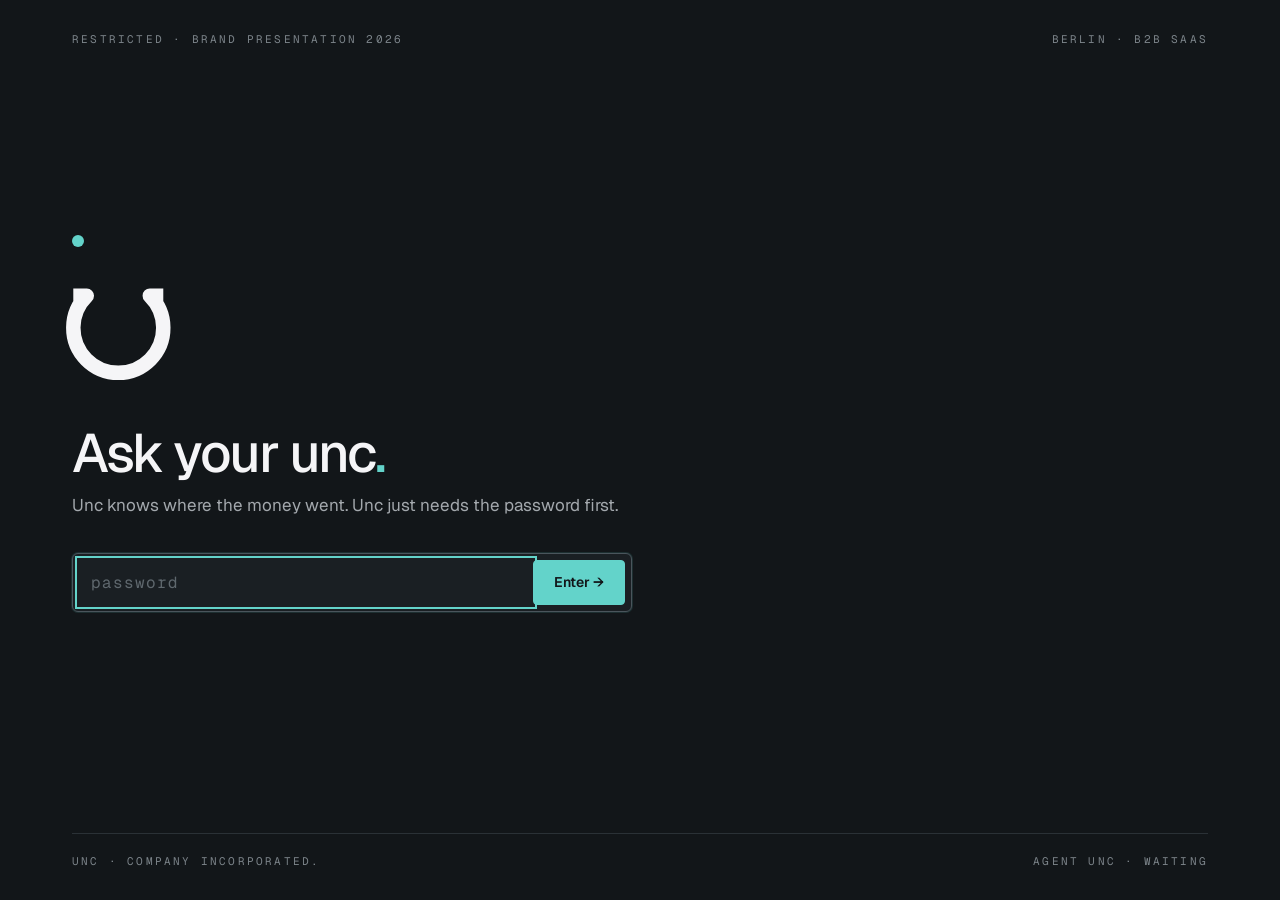
<file: unc/index.html>
<!doctype html>
<html lang="en">
<head>
<meta charset="utf-8">
<meta name="viewport" content="width=device-width, initial-scale=1">
<title>UNC — Ask your unc</title>
<meta name="robots" content="noindex">
<meta name="theme-color" content="#121619">
<link rel="icon" href="data:image/svg+xml,%3Csvg xmlns='http://www.w3.org/2000/svg' viewBox='0 0 32 32'%3E%3Crect width='32' height='32' rx='7' fill='%23121619'/%3E%3Ccircle cx='16' cy='16' r='6' fill='%2363d3ca'/%3E%3C/svg%3E">
<link rel="preconnect" href="https://fonts.googleapis.com">
<link rel="preconnect" href="https://fonts.gstatic.com" crossorigin>
<link href="https://fonts.googleapis.com/css2?family=Geist:wght@300..700&family=Geist+Mono:wght@400;500&display=swap" rel="stylesheet">
<style>
:root{--ink:#121619;--card:#1a1f23;--line:#2a3136;--text:#f5f5f7;--muted:#a3a8ad;--dim:#7c848a;--teal:#63d3ca;--red:#e0857c;
  --sans:"Geist",-apple-system,BlinkMacSystemFont,"Segoe UI",sans-serif;--mono:"Geist Mono",ui-monospace,SFMono-Regular,Menlo,monospace}
*{box-sizing:border-box}
html,body{margin:0;min-height:100%;background:var(--ink);color:var(--text);font-family:var(--sans);-webkit-font-smoothing:antialiased}
body.checking .gate{visibility:hidden}
.gate{min-height:100vh;display:grid;grid-template-rows:auto 1fr auto;padding:32px clamp(16px,6vw,72px)}
.mono{font-family:var(--mono);font-size:11px;letter-spacing:.2em;text-transform:uppercase;color:var(--dim)}
.top,.foot{display:flex;justify-content:space-between;gap:16px}
.foot{border-top:1px solid var(--line);padding-top:20px}
main{align-self:center;width:min(560px,100%);padding:48px 0}
.dot{display:inline-block;width:12px;height:12px;border-radius:50%;background:var(--teal);animation:pulse 2.2s ease-in-out infinite}
@keyframes pulse{0%,100%{box-shadow:0 0 0 0 #63d3ca66}50%{box-shadow:0 0 0 12px #63d3ca00}}
svg.logo{display:block;width:min(360px,80vw);height:auto;margin:18px 0 0 -18px;overflow:visible;color:var(--text);cursor:pointer}
.sh{color:var(--teal);opacity:0;transition:opacity .25s ease,color .48s ease;transform-box:fill-box;transform-origin:center}
.sh.left{opacity:1}.sh.ink{color:var(--text)}
.horn{transition:opacity .2s ease}
h1{font-size:clamp(34px,6vw,54px);font-weight:500;letter-spacing:-.04em;line-height:1.05;margin:26px 0 12px}
h1 span{color:var(--teal)}
p{color:var(--muted);font-size:17px;line-height:1.5;margin:0 0 34px}
form{display:flex;border:1px solid var(--line);background:var(--card);border-radius:6px;padding:6px;transition:border-color .2s,box-shadow .2s}
form:focus-within{border-color:#4a555c;box-shadow:0 0 0 1px #63d3ca22}
input{flex:1;min-width:0;background:transparent;border:0;outline:0;color:var(--text);font:16px var(--mono);letter-spacing:.06em;padding:12px 12px}
input::placeholder{color:#5f686e}
button{border:1px solid var(--teal);background:var(--teal);color:#121619;border-radius:4px;padding:0 20px;font:600 14px var(--sans);cursor:pointer;white-space:nowrap}
button:disabled{opacity:.5;cursor:wait}
button:focus-visible,input:focus-visible{outline:2px solid var(--teal);outline-offset:2px}
.msg{min-height:22px;margin-top:14px;font:12px var(--mono);letter-spacing:.08em;color:var(--dim)}
.msg.bad{color:var(--red)}
.shake{animation:shake .4s}
@keyframes shake{20%,60%{transform:translateX(-8px)}40%,80%{transform:translateX(8px)}}
@media (prefers-reduced-motion:reduce){.dot,.shake{animation:none}}
</style>
</head>
<body class="checking">
<div class="gate">
  <div class="top"><span class="mono">Restricted · Brand presentation 2026</span><span class="mono">Berlin · B2B SaaS</span></div>
  <main>
    <span class="dot"></span>
    <svg class="logo" id="logo" viewBox="-56 -20 112 40" role="img" aria-label="unc">
      <g fill="none" stroke="currentColor" stroke-width="4.5" stroke-linejoin="round">
        <g class="sh"><path d="M-22 -12 L-26.2 -12 A14 14 0 1 1 -45.8 -12 L-50 -12"/></g>
        <g class="sh"><path d="M-12 12 L-7.8 12 A14 14 0 1 1 11.8 12 L16 12"/></g>
        <g class="sh"><path d="M50 14 L50 9.8 A14 14 0 1 1 50 -9.8 L50 -14"/></g>
        <g class="hop"><g class="horn"><path d="M14 -10 L9.8 -10 A14 14 0 1 1 -9.8 -10 L-14 -10"/></g></g>
      </g>
    </svg>
    <h1>Ask your unc<span>.</span></h1>
    <p>Unc knows where the money went. Unc just needs the password first.</p>
    <form id="form" autocomplete="off">
      <input id="pw" type="password" placeholder="password" aria-label="Password" autofocus>
      <button id="go" type="submit">Enter →</button>
    </form>
    <div class="msg" id="msg" role="status"></div>
  </main>
  <div class="foot"><span class="mono">UNC · Company incorporated.</span><span class="mono">Agent UNC · Waiting</span></div>
</div>
<script>
(() => {
const D = {"salt":"oTYaHLu1IZ2S6DhxAt5PZA==","iv":"+dAfG6BOq0KTLXm5","iter":600000,"data":"fmNEg/tq63aD/8qU+QC45agDp46I9midvDJG8yVxB8kgfgQ93+9mKn5dmV3xWR8ZKkXEpTwg+6ZX4Qxx2gzJHGLb+VwjH7kFz8NoiTIY8WOn8wP9IAeiHfAcPuys6oicj8xXC1rq2rYYl371hI9Er3fbGjTdwqdQHdoGWhwi0ho65s3/mxD+QjogaeGTvu8au+4D/6Nl9jIkLSxgxS87fQ0XBvncCA0vc87ZnOToUXI87/3dqvxYt4nSz2qJiGV9MxrNGGoIYtRPx4bJIAPtjcTB8iwPlVXrkvONXbr06dsYir8P7i9P+agcFjKBnImuEE8cPOLRP1ZKizqFVyKHq6rnxQ9iPgAu/ZQ4sA4Tz9WvkOgHKBicn7XdliAq9bUtq096Vae+svOiGspJszPfXFNDwOhg/7X37HArqBznFKZPAhUY5LBVQUYtOdG577LZWsjFkFxK/8J1a2DNaFxuOROXu0/PJQUtRj5Fd3D5w4RueikPJGiOQjhq2+TRAO5m+sLsgsJJw1zq+aGPQSG4z3nqKPFj4qbi3noPloVnWyWEA5lYvmbEI4YxZTedaqlYH0jxvpx8UC2gj6tzKfSC6Qe+iyyeOZ0rnDqFUTowQKO3tfcrJCogAIqtTkv2h7fa/O6m1emUzJ0U7eIuFGVYvzM9OgrmaEl2KQE9xE5bEb5udCVbRLigY+Zia+PVDrYvLylhcmC6zHeooHq0frr5m8n9fMYZ4bKplpBx4PUNGKbf+0yo5MyzQNq8VfvWrpnEnsobE/8g/sZttCcr1owaERbrMM+QHUkSzCb8DKxEjWxzXaWhhdCdNJJ4iqn0DXj4UH/osuguLHw8xn/SAWbD8Wb63OHSBGM3sAIwxj/Jnj0v151RknmOVIcytpU2X7WoU1gY2NxXyTVQ55tJsjdPu4zFctO5hhmfSoNl/+GHT2P5+iAv9slvKpJbErWyzEl8BlauBfu6ZXz3vGYV1bDpcyhBS7d4k1xzepYuaHWr/W3A7AZdxKZUS8WSAJUxdELEX0XbZQ9rVVIx7Dtlvr87CrnPyQepnV4s/DXRyfigfEqze6Bsv5wC8cF9T2BHpf5C+7L+oJ2IEK8U43J5MfgHj8TIJ0LtuQhA+K/nyEMiAUmpf5/fIs4L66nd2mmuFxA5UuEwgkcPtkuthcinG4sxllQ0oWVM3xp9f3m9A0EEfxBFsbYJ9RDb07OV2VGH/RR4cHykt8VAhzTSYlqeUYqWliqq7Y1jL2a88Z0l0wHrTfwqbz7miiLjYyvG1mJ8pzSAEi8AN9Gtb3zNHqx3TKrKh++6aCIZufXGh/76CTuzrPKkLdqw0umYWyyg+kFO873ciq6vm10YViwTnsZ1jvrlZ5gc0jPnp5hHWjRunxw/hE6DOzWiHI/ewpcLcEOezn23XA8/Vxf26BJfOWU7wqHWzvjqYMsxOmIvXPfAUwRnm09APS1Uxmcb+OyQ5n5oTXlKr1/cKF32coCi6WM9AI+NjJRsdBTE3fmvqTABL9YyNhTnlwy2nOMC04AnX/FxwALeewmJFJMrxwj/jB8cLeEh4T/yX0hUYZKyf9p8Ee0SAwQ4yyWdm0JRHd9a6g3vRaphrXplhGZhgBYWzZutdJuoFv/HWKrVl3pu2M+WlRl7nNcG/onwZ3GrfwBDXpeqZhdPQLazcq3WdmmOZIKOXskQHGZxr/Y240+N4lPrEUMBrZ4VjFtqr7B2wUOCnQ8zSO8FK0x16FGcARrODE5ij7SBqJksSIxLY0FsqVr3rO4vbICJiiyRn1Aas/DVasbom9li4Li50LeOwoRbDys+16cE9FGp2W2fxPMT97iudjN0a2wMWNSs+kaolBi8qSqciyXC0lEQC4uRLfxaoMEruh+iYiyPmMFA0WyBYBMLXdXTECvgubSBZ3Pos+NXfJDK5sl+bq8Kp7dFk7Q8NY8SWyLZ6U9O6jjFGbpxD/qchn1cvHN3Qb54UKtPT1bop0SD0Xc2aSkbcgv8THBat7QkKhdCZxbgaOg7QoHahraRWt0bbRUZwEtxaR/hpICkcK7Oco0wfqNcIzDslmqsrFuLJ5/fWaN7b+Mrn8MiRNn1QzNKzesmEHPznKvMutUzPj4W2sylpiE4uW/IcOHDRUnrPGcRcHEUvr8HU63gkzjeGqlXtXIO0QvAtWMZjR7CTg44fwqTf2XzefA6xzZqvkmaRnT6iESHyigSRDz7ZmmVEOpyeIO++HxyOKGDQ6doj33JTANw25wBKSWiGUf05TJMkOIQaSKxzN/lJln3qQCRqPI6unOTEPxZcYoKmETP/ukk2X8zIbqWwD+hXBLpmtHWKr+KtdVyoZDL/MqinI+zsPebH6OE2HLpeikkUC51+y8d6nA0Y261jBLvH/2bDzwcE04xaX2+Jn6x8yegz02e9OUdMS3VfxmgF1u3KdqUA+IQNIQEdheu+SL62dr6IZvr8dROz6AI27eOwK+W0qPB3NKM4oGYjiwKDEqee78l8eFxNs9xWB0svgt9ZA7mUlvL1LP4NQH3m2XPAR7dnqbf0LIeuctWDnTYVuyaboZz7Z2TZQ9TRs3aD45F/[base64]/rvUh4RnKP5lf10OTq7Tf5h4+xzq44SOjdOXXW8c75+CWp2Er3ARd+TGsrPuS+zFfJcT5LI5rtgP+RDZdH+aflt/iVskPAR9B/9MQgkM/3bAQO7A8FaycNWoQzuFRzg5SqxsMYOjdtfDKaUT9If8zv/M+wTZbxyC77625/QbEGEGWPiy10VYlcCt01QqIJHZahsYFZ8pdtkwF8ve6Im+vX2RiEsYJiuZHzCPiPvFNkHosNoSRdrAAM/KtTCnaLYTRAJxqbqXdLu+LSqAIPaB7CWc+ijqDEEvRLOHH6Y/LWhav6VRLifYPzzYiLmPFE5fwXlLjyCmSt2kKdx845tqRKQRK47xxdE6tnlOj35UGbkm2KLHQQN1p8Ivp7iGdGhjQjRDwipvlxo8yDQN4fBv+y7mCuJdK4bl+Dqa708Rwrl6GbEdowTy8usyCLfFkn8tq4b3qHJ3zZPS+c0Q4usJ/Em8/rzm46qehjVUVpmjCZjjaceuYjMhbQK1FsIVGU0eIV3CdgDC9JAidC5oE5oZi0YTh1/8KsCaeUK++jKOOm8qGvXHmu3nnUQ9uTWe2CH7LBLfqzI/TVhBL6oD4tIA11sUtzjB+D/cP6wNIPO5yiEdAum/x0d5a6Hwfn6zRg12wCbZ/ytL2g/3XA8wSUTdMOFlKrmsTCmVlk2M+OP6H4cuW9Ucx9oGAKHJTk3M3xGpw0olPt9wsP83U/z+1vYKMPE+vxISYm321sXnqlJrJGmGFGODBnNVa6lSN4GqJI6kmPWG7CR5qKVayr2AsZGeVQ8LnGdkdMerqC6MBnDG/Cb6C7OJ1nC78a7CEVAH1aO7ZXINZI/CMi2uswV8RSDJ1ngHW3COadWvYhIAfzFa/cTnRqll1hGACiPDnkvgH+62JP5z5RT68qty/guDHvBg9VdPVJ8xUEwWG4u+10WhrFLF75CfBtIi6qlY4v4xpHk0eys45GyriT9zM/hW1B9ewiDEFLP8L+MCV4HPYBOKLKW+X2BNL/5KwUaPunAuFIHjKj+PKOixwf+vbJXeNIDmtX+LNpIn4V/lQnCL3TzXrGym9prxBSW80MmPpEueWnD7ulyXY8PmTAL+qjqlQbzZOqXEBmttrFJ5/fP4/tg0kJqV8xmFCGNO/blcEAGsonOF4vMplGedOlwieZCsAdccijjiig2bFlCfXXD0XS4C0Y01ph7UvTWs68QSPE3y+oooF3VUf8x9QirTrM9d6/KQZCw6b7WevlOofyqgGTPz0QR/tuTowKLT37cVe9VuTI81i9rg8py20h99j4aXBN89Bxtri2zr2/x63Sz7s0+eNXEgzPZP3BS5axerM70UdtD1aoGUgB7VZN6hqdxkH1KhEP+lGHJPqTbrw3F6yDX/TB3QdFxOzE+8hARQYKRyooQRWA5KNxziC0PugGjiD720nmULQGSf4zOw5GLVhXhLiTtKC3MlFyvgJmXzZ67ElXloq09QQ/kIYPEcurASWMAsy3vA4QvdBlRrr/VJkV/KWi5Ls0YsPJo37FpElWe0v5DIV4bMx8VtOyRByN80AAVRUdqXro5JwW33b1pq5f38UxLhPMZlN9kiDxTlWA+vLtltIrS01Zf3cDoA7ekEQXIltxejQxKzlec/sGCmlYpohGKDkQb5H0HcyDCwH4S1iX1FPpOPNm4kKlGoznDynXlS7Uo92rTTftR5xRil9xCrNetutfJNi5NuDvyiQkkwV1606bfqJSwsIidGoSABWSWtas/3hI5g73qrAMDY84tusmoOgYXv3xmKBSK/gEMuXCdocp8d3MXS/WZ8Rfm5/6ZHRo1rqiuQIMzknRgC3Cn8cFIJseuBHJiWl4Tc/QYuwVVxNRpoL0XDX4IfmWps5YuYQltjua1qp2VJMorUksltpZpg7cfVjiRyeabEAQF6oC0ABIcglla2oCe4gBp0Ps3TZrOkS0KAf75gO/VUIhF95WZLRvqT13GDVsuc/6oPUkugEsTdkQzS+KP1D4/3aSDdRFUwOxz3i+DBh83vqMKKK7swMJo46bO2vRwFBXMrDAB/WdEO/yqxs3h4Gc4MyjGMndY2tVLgzMEMee21c+7BMmSELXET2n3ITw1+8ee6NscTyAyZy2yEf3Pvz3Y6j9yGyJrALvn+AcEnz+ozIPjtKLzT+JROHjI6znj7bZBLHDgY6vCsMzHIgoZeoMxAFiHSLJfQRfpd9ZK/nbdQXZF5tIEhbcKF5FIYaeF011NDcnjdhXkO33clcdH6gDpXsc4gilDMHW0QcgzE0Oe3yegyxtmecZLy3jc9ZXntVYK4D/rPxEhOMvGQM3jShXYFFzBraFL7xccp3x+Nk71KFYJAYnD2MEpyGtUQ3n64U0hW3gDDDP+kkXxC0bwliXBnWzzeaAJ8JNKkTNqfuRuXFdUaoY52EW4/RkzB5TaIhmRR2IEq++eXqxZ8WZRcnTVX1Ifv3jrg2qTAylLjuPaizp7jLKxtqpQ8kwFstBoqc5l9Zw+FpRH3rkIr93t6UlLejfBafRB/rqbGLmu9D1eGJpp58ipXFf3zVVfucw4riv/zIBdXgxSmvsh0K2klPKQW6qDwaM7pmlejflBZ0VIchWdmQRWpnhwfsaGy/rjrDVBikmR3io/KPUBdzo9RnDNRSEW/WUGg+7Ek/3miGlcaSAIpMfj9sEJCTrG65603L3OlJ4oQfYl+Ki2c6iZf3b6fRc4HhgbuDVZRv0ajJNNbJY1fgxP+ZkHtasHZ02KWhw6jfd8/Wr2/YUmQgZCJUPjaUcUOw1YGipIghkXcS0+ADv6SHJrgNHcTwulgEP0z433km4wU4mOcPWbEBdPW1fZ+LZv1IT6Jn74AYSxO7PIl17bQD9cCQyg0zyz6QY3UfAqcWCMPJCX0HCxxzc+dBNmbLH/vdprFsRhmhkW1ZYWEkrane/nOkU7zKednez16RjqsPskaT7qz4fYlk1v7dvqYNei2qIMtkXYzzUel1AQVrFum+SXts4/SaZf+VXUVrA6Km7bT4HCLruaFO1gLkejKYuE67mEP2uU0NJcr1CyYrhDGuN+DaE/RQhQn6LOotmTppVWORWCoyPi//jID8JbxI7LJlJlWDq4yfUiAmMPKp0l4wiTHgaOcVcB85qFxi1AoiyNU1SRJjm+PQGFB0k45L24Ag5npT2pku0s4gYtoOuRSvxMSUN4nkkE+aFPAkQyomKQ8gjcGnqbd/N5D0aLxeq9l5qxEDBZATKZdXxESoUPsTspHKRlw5FW0tlFmhACVhf1Dc4yU1Us3cPUtch+kbIzOu0JtPdB4dfGBvMtiRkTR+Fml/WFrJiJ/+VY2W6kMZqfUzg+EMuKjYd7I8+ruk8x9fnnjGmypHJAsa6JcEibR42S0oeibuzsjVAJmcKoojSvhzCIT4X5Tsvq8FOBx1EBr0wERjC08Ht01k8BHJpoT/ZGlHzvzTEBtkQyAU5VL5GKTKE7Xy+iyIUch6NcdOiomhPStBV2w967EOj88NjUDOejNrdglDmMKC5NVuRkA3sP9lys8bRyGCTixqAW0fK/4BR4DQu38HYxGscsgEjJRuGZzBNGCpoOOmPxDqTvs5ekvmPo0dcy0cXMnpjyzWdNgu2VmXUaqWm/L/[base64]/BtFKDF9l4Yte9P5RRHFoghOVHDBrmvi9OMTTgwiUz90yPY+4A6jy60Mwfo78SclyjScds02DxMKqcT83uoGCK1xktPF5chDySLDLhALl9dc6kwlMOhGR0gfoOR4fg2NB39K5/VJN/WxVeVgbyH4GjBQfkqks9biN2ZREy/[base64]/BP3od+bOF1ws4nC6wu6IUNOmM5RV83E8f0vZ6IWy9D72CvByF/RMleh1JzxPFrqTOCdpFRAOR8uyK2r1Ok+3dewCgT7uZ/7M5d6DWx4HoR0Kw/kB1IwKTxFOtjtbabtGL687sKGdeDuH4ojKACZL7t7p27nmeZBrRsWFNuRIECughnE/TwQ9GYehJjmv7ZfYVEhQ2llOFuTSS23sIegg/VfLhVASTUh8A/WASVAK+K+6vGIQshKEr52e47vX/jUTICIskSPnDsgSY5eZ/ZWZttKTKcDFbNLlsQRuPNJMa022AzG45saYjF+nQAhbB/ZS4U/wkVd3n27kARXj8yoWNC/mYctYha4f5D3cbRYkaU7PT09GGvtBsiMoAEdyOwbQtKwtMpw8Zx3+q6QE4xw4ndrS1LK8WbUoBSR5zxk+MDxCjlJ/YOUUR2X95ovK8IsbJa5fI+TMaQq3EEpQc2legVMZyBqN+qddVbq3HKJLaatFZOxWOqy/ArdAH71o/doxB844VeZOwJT7tjJBMOTY5g0W36jhway3Q+WrI+kmUXnHbsulbw0QmTxJ/eTKu5iEOBxMVNOoUUPzBy/WWJBSgR/7L8wba22aUqk3tujb0yXUnSsyXsUcz5rKgO49mI7DI09XoFOpZYJwTu9g3gMNGpjuybmwtUJDCOBac8gV1s0t8Lq1bDlMARNGE2anWXmB+xez//YIn8sTW0JMmr8dy7hKvrYxjq4AKdKDHA0a7m7nj4ibGtSuW+LoCF+0MhmZVHXSHfCYGDtA9DLbDe7Ztxnc6ww0BgAPo3t+zG1a46rtORqTk5M3pS3DHJPCnuIxtOhcFVO7l9F3AtuLwtXrnd0g/S1TIiQ6W0GKSCbkeUbo1QXDujyj0xK6UQTLi1UiLy0gqXt1shDtfHo5JDv/QGPWO0v6NEtS68qkwuOB5UZaRQ7aQ9f2S0UP48yT1HcEBxORpWlW0EM7vQ/PnJRhKv+1nMyEaAewsKzqQwE/RQq8T1MTcSMOmt+slpU2BKcCsD2jF4fNy1Qwx2likmdfzycaCRL2DiG0NxECMUXNaeYeA6p/UVcHXjkihtIETdO6dBKc5Q4jkiut5SMMZMysVLxzgf9KaWioniUYumkJPpR2cMLxdm6DGIZWmtBhYyXgsE+yVBTVC4apOfJtcmgfWfmY12H5fEO6bPpnM4VcMkkL86jq2lMsWJzwhq8EoQua13CPJzz6l5hH+btvbRmo3aVfN7/ZwMyI93fiJo8blQeS1tmFyb/[base64]/n8GbDyGQEyrtNwSeHarHOfya78I5Q7pwyuFzRsVwXSk27cdVuDOJuYcsbquPo2XdOdJNRVDbWzpMmgARkGXIviNa+rys5dC0w1tt8zHrCI6LfYDu34eQ3Rlcdqgy3iDhdA9CB69ToT92r4glv04Xs7syT40/YcJB17QC5C+PllUtsGQM/XHWl2KA2nVVV98cbDGGB58lB6Zg6Pr3+EBmLisdbmul0oBF2gOe7+5dtfTQXnjKUymf5Msie0NfPLK2hB3qvE4faj7DmS8qEa+aDWD9d+bSP4GW+fQ175GEFv1xd+YurMbff4w/VCBGq6tntJKgNgGcGSfi3GUTktKbuScSkRW+Iz6Fe+1/HxEn0h3mca1mrthJzbOSj+O94s/[base64]/1KnUpi/pc2PBCKYaysV5eYQRzzDTrHM5uD4hpN43vVzJwTasfqMG/et1fHYdEhDD2oRKxCMPylxwXqQlAKj+i77c1TTowzT5j6dysweQ4p+3MkVRgonvFgtCwWjH+26ax86CPGvwSCmQKn0gZiudxjepOjVPuGPkN+r5zD6DJTQoEm4pTwUQQKq+fGYHb/xSkySWbJTw3Xr1a7R2d4YnkbHgkBodcjNGcsawIj4pBal3YtXVTR77TbnCvSbEn9PJqOkLqPurbURWSIjEs1qDLo3qDt8R74C2oknmItjcz3UTBKMF8X3Uzv0UPewI2Lqaa3AcmMz9ZKKuFJwT0MLcUIDh+gDJAIro4YeE4mQhm/zTdRbhlxB19asqvpkZ+lN+GCLZMCmRzCtIIH1Usl39UE0vma8XXYRGHNtiTffza7pOKmeVHZ4CPelWEZh9ahsQtaaeeHPI8rW6SW4C+cEsTrxyD+Dl2XIp3U5DHmfZsJTAOqdjAYNSzPDi16HRpxh9rq1/MOCSBArY9o8ZAEpHZ4UWdVhP8FTB7YQFw0fLRRJrCIeTM8jegbK/ztbtrcXfjTHuueTF22sJ1FeG4oydKVsUNxBFpCaB7E33SmR4wnpWodSDGStKHxdpgaL0nfxaz7k1Y+vbSOJxC4+11fn5lKW4pUE6EKGHIUQpi7ZOV/OGWbBS4YDGOZUZy2zDlAZzsmWEamNXMWpFL93HVSxs1cZg4fG2TT8hnhHPmXn2NvP9Jo/1pIbZ08qhOAKqIVkiVaukNN7mxItuzT7v02uwj0g/DwNu0XnGTt8S+JwvzV1gFph+/hkw56FRhZmdyX+qwUZP58wGm3LfMmD8vw175N/tecuUUSJGoIFPb90Z2cjLmuMbnx5Y+1DCt1KVkQH8za6QE6/IS+2v3ROp4+0yLNksR290x1q1M+fKCdOc/3dQEMPWX+lbFWgaUVmgKhCOIH4H2GX8m1+DqJ+4oA7Cz+PxPzYXWYqqQJIw27BNWo6hZaFzVW2qiTvAl3ayJe5q8OIiGdvIx3VvgRHHTBEq7dHyCTeEbeMRPLapxCv0vTIkhupxGHarQtDv6ZOVvN2Au9yzESt9z0wKbTRDijfZm04BgcsMrOT41jtVnk26Tpi3VsN/PUW6U1e3KMtn6pAFR3wE8pyUL2Ciy9dpPDw5BBRk90Z7yXMbKP2bO8e4IoZGvXAYmlZNa0ItJ4BNQoRGg5RCXW3F68TezWJPFYCUETISzeYsxIFVXdYVwk5u5Xqk4zULzFTXZsRzVOi3HDgnO2tZ5InWa/m2iMg6A3G3i+/mJgeGv0Xb34AgCWa24CaESypzqetBB6Lb2eosGM2QeqCijTnN4uVjA6RBqmImwYR1RsBXih/j9xuJp/[base64]/UGWW2twXgafS6NQFPcW/dinT49opg+4JDxM74qsBpVILaOGsqe+3vFb+sNXlo6EitIKi2W/BbFWiv+wrB20+xo2lLtBYeo3meGBp+fw/hLEJQVnmjurF13Cf9cPHfmnucsoQSAGwX1fiNVdpN8lcpSsR3LVrOfzy8CtnYZ6MxjNeHOr8HuvuUOeFzdcMT8qL72qTdkeo2QUEL0QZismyD3RcIOFzniiSTiMfLeIZ8CG8GKDKgGjthak1qZEHmcrEae66C+MHbNXdrlrN12Ke/aEzIyJDWXsd5ho1SMVj9uYZNfEQegr6N4w0ZWDQotIqKnB2MaflOcX8i2GJ3HcE3RYyv+aFAZqxeNkabv4KNg7oR305dBgX1sHzdOKcNOfR1LT14ZfFSpdVNFRyEpH4XkTxQ5XBEVBgqrSFFdCimZIIVqbYxdU8IEdnhgrNSujrl3Bk5Inx5tKi+oq3cTAjPMpD6C/+02dONHRbp+TQLFD/b6rcHDUrINbaOBVeKYvSwjeir7B55io1qsgUrY47nwBvufbS0w9QeXbqEvo361+qhj9F19is6VzoQsZL2Ks/[base64]/nRHozZ7fIxmq2AI3DY7dbEA72ksob3j/Gh2fJQihot7PHcLDUyhkgt1Jtz3o4D8tLH0qxZBM4+/D6IVJKBh9EGXSaGrIGiXZlA74Q3v97r/UgZVJAONQXQEDTGDyhQ9sZ3T3vH51C8UBCmw1na66KB1SYUg9YUK2t/mlUn7qWnJz1GJu5x0ufJ+5DgCYU6zXm/bycqLSWBFpI6Nq7VptB3q2JGi9paOPVqD8/NHhpPB3MQEruasBfwCmBWP1NZed8cjo8AvIJj5IvYjVfY0Rvqqvjhj7tj/mAwxU9WUei30LpYHYCsPytBQjy3BELAa3TlkBc1tMneXvIJ1FtxqpQgL3rXpyEpGE1NB/oxfRf1fGe7Y5ZOH5rQ6OLfxGX154RSQp4RIslB0bQfk70sYHnyQOO9AoKb+cLo0aqdbpqTlFtxKlHcnZWzAbBEwOFDOqDF1qWOOG/Gp6RSaFheslTrUCNep1SVTLHF/c2fuUOq0XtSoEejPHnSOy8RRZG4hmzeoZhq9PGjZthqwq05FVxueb8nFCbMZW/MDkOWDRNGPVEEYKe2ZqMd2AJ02rOcAuUPB1G3FVmCkVm9udjHZn2JjgXFdsU7eMRmS2SnSHkBJ4Zq/w/p3FDjd1yT0VQ1ACIwj/t/H2mfsxyst+ezzWPeEgZt3g8TqUKN3cx8Chzy53POkGE0Alk2sJ0HZRt/mdivwLUWgTqmpO3+vGf82jhJC3VuUQ4EQgtiqjxqxQJhHCsBhB0DrojE/CUEoPhJRaxR2bm2NFeVclTtJEBzVObdkZ1KzX1GATchLXv6LrjfHU9ND1MsW89cCVSM44YKEP46S4hyfvqN+pPbB0w/bpS1aBSLzezInrWPNXTookLPijH+ukXO8gr77fDB1m0fcz6CICxrfk1GsnvC2ygHwYnqClN2erJJf4m4iiybZNn3zYdE9FKGuc6878ZpSAS6OyakiCWM4xkvESIJtUf/LHSilJlfs8gzYzI/V75Evpfr4KvN9sYPkSsmIyMAyujKg+wBxbwZgd2OpN4rJo8Wb8aKFLaDm8gNPoI4ACDB907gqv+PJb7IiwqPdUmLHPhqCfOd8jvJft3OyeigHDHMfTT7q/MMFp0BALAIO+dHVtLit5WoFQgB6NvALuAKr+fxBPFIEgSzAugPxQDFFCTF72ssd5z/NhMzEdRYPlr0yBTTpblsL5kW04IV/euEDn5MrBmjuOir3/bwSXKNIA/EpHPeVcLZlqvgp1ehDYVNF5UxkNeGJr2GJaZfwqzYZz4wlX6+A/PeYgxwJAWMS0RKK4VBkNsu+4pNvnOBvOvF8YZeArVs3rp5TKsHSIS3mZ5bp7MPf/zwnFskxvmg2G4erJP17EJj6EP89BppCsh+Af6wzYEpc7nawArD8+ZtrA/sbfFmAv5DzWYA+tQIqLn8yeltzwinOMcLGFvzsnu16KZZRx+WtQNfEfyVePzzJ4UuNlTOA5veuk2e8ugM2qUT/iBjll+Qqs7eAy1zuarBkNIdTsLXR1NRfF8InwqMkxLyclWGwjZB7R10CtAKSZ9RH38YoWeTjCJwsVLlUBuemPVm3OzQElsCSLjhwXIOKo+38Psf+PIXT9mmbZWYzRDibqYeiF5c5gmYaNFdhkRoZzMoGWspHteudib5mel5CRBWYJoZp6v0OWnWWw/BLsQ1mmBdiMj6bsB6RDAnQy/KFWoy9tnIKtzoEzf8JHT1EMbjLOvlAN/hiGGIUF0U7Gz1oEIt7hGzs8DU2tjGPKmFqQxtuJpGZaZTO028rMMXnOO4+IeOrtpF3zb3vKemDMdTHr42FM+K2wuo2I7hGs82g9BkR+TYA4vkgylTzo5GDItQMG0Tovd62uMM840tY+tIbXNrvwAsZBxv8XFSf6P1K/ESJdm82RapA94we/hMbs7Vps97mQsrrbAZJ3neRplfOthk03+S9IocnswvqXeznElS1k0muYuoIH2dmsyKmK/4wgYNx+Krqpm1QlVzwdSQsRgJfw5PuUJHkoXvT1tss8AKJfRP9edOXhFGbWtlfZvTOtCcKTYhte9bG77/SeE7/dzHpdWIVgUaynyP8BClPPXLoy1BV0hbikZfS6N9ezJ8fhpnvyIDqg67gIivi/8TMG4FAFa2Jy4zU42e7NUWzsXVj7dWnPKmedNUBBQkjTfMh8+biW65awwhPl5sXXffD/56Qd+DbcG4WFTf9AgFKoUv821REPcl8PQMIWoS+/t7tr7iBRVVxIbk4/u9O0nlWWRgGpLDXP1Xs78trFFzyZVB5SciUpiUFlJGgKNyPN94dQTXPzAR+XamcpSKvmr9YI1NRZJGtMolQceWx9jxMZlMSrC2oPnTAUlStbpFm0+XMpuiQYSGgxmKLpOOZUtvwbXTd1GBcxlxbYbMUjoHBRH6/[base64]/02c0jRfFLb19D/S7qz/QwQLdmvwkz5UBa47bq4hN5O/bKjfGMxd+dJnnJnLzJYpRTBU4+Kc89tmjrxV6qps+hRNP7qU1vf2rgaxhIpi1BSjEMCp+LnHnvySmnr/k1WLq7rIyr1aJSgt/[base64]/Fs/dOvXY9uZUZCxvC9zaZnmc0XhHiEoq9uPjMyhkx6fBOc0AcVB7aeGi8P135Cbqa46JJoN/ZqwTRxaSFCs0LVSp7bDivznq478F+eP+0k/ZsK408ipY5ZOUYJj1Zv9ju1K7qGKJ98uarPffaZeJBDu81XWKTR2/pTjH7em/lPcASwJjvYOokO2RoAg5EHUQpkmrUzn3U2g8vKwf4flRhnfR4/[base64]/XOVng9Ese60ZRWLD0WnDRk+WMJabrnR54eB/feO9N1NV+H3ebRtheu5JjWz2QzB1VTuYdW/[base64]/IPvo3MeXQrwynQkjAQzPWVS7AtUcPZti1xkMZSYyQ2pyyy43fVgORHEb26MY+6HoVLTWBA4Q+k8WWa+fi5/6h0LGPc9LEFKztSddNAvUkD/iDAeCs3KhiwF7riA1J5FLkRyUgzmeOFEzRk37KZdCIe+Jzsc2y7yiqYRYqJ6MBMQWPQ8tKL4yvx14sVljYGJIgz6HL/14KVvYen+cjyGuGZTtr/z4Hq7yI+jiZkI8joGgbOkS0BuzDKe8QNQySJyPGQEpiNP6WQ9zbzlRqJQq2Sk4e/nu3WGaMHLHNTQ7EopP86fLDUp211u37L3VaWVtLDOhjo3Xj1QxYUsU7vMrAV9PQCNA12D1FYSWXA8rdcrOy9BMPvIiGnMK+OR06uE2WuVM0NNdrfAzRYx3YxXFwrDYO4iyIiQKiFKXvkkxuZmgZ1IEjE/6Z6RabYE27J7+uyx8Aif1yuQGlI/KbR+iL5R+xsoIkJiyEYvuN4Aiw0P8/nTk915o6mA1f2yl+PSLi7d2hbJf4jQ90fMdjxoXRfBlRLgszkG+BMYbisZf80ut0Uk5QhmdgfR5CGr1GGOA/j05YvbXOGp9a3QTUS3nWxs6mI0/8DV+12HY19Nb9TRdTFIiWZaEBHqNJDjxORzfbVDUq01mJWgGmWVW2zyLdPC5xHprdJp6nBJcthl15hckFuK+CSeP84hFajKgBxFKXOzfY9j1V8VLtla09BEBa1GpRgeoEx9LHaay6Gy1ZTlr4ZhbdyAox9gH2HebsVZOqIZN1UNk1/WeeV73/9hVVPYUsRjVCpB/VgeGY4vggBivb4w93jrtPHivNO63yLe3uIJQ5amYGO26qPFcs3UbTmK/ZaRqgNsmmZlphjootHZO6Jw4eC2VDLdMHznxoYNr/Cj23HaNI68qlXIbvMRXNfLNZ9DD6iP7UUVDFavJbMPLLihoBRU0iacvq1h4ssmK4RuGUDvDYSa13B6TlGY2SS+oiCTTjnnScQo04zmLDwxEY1HDhoRUjYZka0Pb3lZ55Rourf7rmoOl+4+MGwSfcXA/sMXriKSpxbaSv3ivPiouS268uRnIw8lnn5SNisoNpDaHuy98Wb5NXbvDpieoxP/2ncBlkoTRxvEMWNM7IgYo+2eWVPQUqaqlO/aXhA3VDqWIkrtEAMObTduLP0RkBeSsq8Fd3sUUsx+JvGix+wrjjT4e78ZS3o26VQrmOj+d7uryBEzBTyGmJ3D50u47O3ZuAD+07UOY4eKo9Jb9gIT2j44cYSHh8+ejm4oqOP/QmUWyG59Tc6MEk60XJr9cthI1RZ6FaDCBUyY+23ctUxGy4/6vP/Ut2jaBQWD0hDMgxXFmvRtRnnmx6DvT9gHySXFL3lFYwTiDz6QyLQ4pmg24B8r+imVTL6K5U7JDOUQrCiIz/zT6cv3WFRWGL5Ic+iRejF6xX/Rjt8phMvlaBkiuwKuitibFfpKrTtUqLrRhK2fmz8iAigHiUXfJQ1yE1m0ikdDMWLPG51KRrLQM4dx3L21zbQLB1ZsLTW4hAM7OlQ4Wf1mQTFTQ59Gr46hccac3xiwR9qygswOfhIa7ZgS/ImzaFAzD0IodavICKXJyzRpoJ05RKDiGu9W92OKlYyob0K/+L/[base64]/ZpB8TdaUg8DwUFyYB2/i6BQ5ar5D5UmCfmk01NHGGUnLmZG/u+z3KQyo+wU/C2quw1M3/hI6faEpigD68iI7snfp6lk/3Sv5uo+uZE0P1O08eFJmZeTo18AdB+cj5X0xaGvDbpB1Cr8DJIYeOzjJSqmFilupKGXEIfgaG66aGPshomZeE0huA1tHe3xCmDPCuY4LaYA+JNTVoBz6a6g1bwUboTXR5zd5XGIx38dK/EBq/dBY6pehXikQrX5HfTZpAy8B94CcQ67x0T0UFhIQvUcMLAgi/0dXFTfD0jSexjfO6RHaYSEClWlTlV9SfR+/wtufstMbPPqlu78v0fu4Kr/88fF3Ajd7cOMc2ggvkk9CQ7gyjGmkh/45yoyUX0kZ3Ebh/+MTcTRmllCOnIp/GlB5UfJbQdlPf3yBEqK2u+0Y/sfJm1B0BnQxkCk1sHRoB5j2oDrNkrjBL/5LWyvCaRPKYPXjUrhVJc+jaPQ4IePXEciUki2mMdyTkZSpSg9d9uA0gMC4EA9Y6rKXQAqBR5lrUeOzPXtddgPwlZjOhfS7Q4PB56Bi5Knt9ayGGPqrUOeF/Xdl6GF3iw9Rdk3tOKLI6c+KLZrRrW41+pg2x1lZXT7TL40V5V9/Z/7VJbY8s0XvYGF+DcTvUwInYdjYt7pUKj/IaxYQXzHL/evksPW/9O1p9aj2HJ6UDcrs/MAa6kpXN3ZTgbaJT8QhHX+zalu5IHzZMfeqc4qG5pGG666FraGiy0wO4Dj87eT4B+K7S9287iteUBdGuX6Q+FfT7g1YUlTZjnoYjkYM9wrJRUoAoE/+dHJDlLH7eZFl4hL0uPwK6Ii1C1Et+9kpMdlhr8LHAzIcDSYxR/+HH1yR0y+RHlUGz06ndMC6QMovqiaEXY5VKzz0uAQj8H0wEmpHWIeMqoWwy2WfUs1n1W9UNx7NJKtOPtHlpoN/hut09TMYkSj1pzl0eNWcK9pDTVEOof1EFRCymkXNDbsewXGMzSfrNy2PAPYZHm0R6W8Q75mF6WRHvPVYh6LJtoEQbuvlzJdnVDmKF7Mewr5eIl42RCSF63zgI/lK0cELXFmYWzGC/Yvy9r40jYRKErnwqhyFrnrH81F513Vf/jojSs0wZtEuS6CkHc7Cw+fCgSrQrUwg7Qa3Bc6N7EjK13K4WNCcnElSm4g1REjeNguO0k/UfFR+3UzLQ3TypqVrVM8HTiaXVsk4MqXs36z/5qjJbxgMqI3ItgZHgqWWFo6fNcsS+LqqzfosyKI/iJOPz8rieTc9AdmAHlA/RigWesTydt/EnJuvrBdOnM07rJHfRf58N7stjFaSoh8fqKuAcql+D+5t1IrWBOJlKhauGH3AjJe6lvC+dzHUk61TOgKTfUnTKoDHqCtdTkmqRl6kBK1TpkLKXs5m0juntIo0NUXhXiY0mco5U41WN1Swn9uj5e7Na5bG3pnpNike+FOQcE0JJUHiyF85VsvJDf21W+LYAsrGby/W23rjGh59x98uQAPLPp6fD/RE2c4PaAaLCTcHyT6dXfXTP5/[base64]/5Fu9J6K09RnfrPutxFGtjzhJX8Un6K8ANMGJIo+49gfs01JfauZJVh5EmntUfvJm3hCjl7QKt+kX4I5ga51xw1kQIFsYv5Genc8nWuD3GD0YO3i3c21ThNqwSTwnz2r+HJMp69YOl5svqiePnGU7bqg/yrwHH6rHU3eQ4SkVVWunFf5VYYjPcTA/HHYNs4ZXp6qfMPm1AMKEYgfrbh1fYvix4iwblNWUMHiQ9f7HQJ67WucbVumAfeJ1FFtBpFnEnGTIvANXx/fd0GGaW/MD6nSardCmW36mdZwS+ZqMJOudX9jHcmdb7WE7jcYpDOcMuZb+NcdCmFL6IiDTnR29yXUN7cy/uXtIodotUQ3DfgqYNHi+etUaQC6eCD8MF7UfDAKgcxfdbHRw2z/mPi60crmNKEwm9VSv8ozH5ubDGSusg1Mw9QLb9MrxfEFXOrUpVg8Xucd1b+aKrsQBOhXCRbYQVT0Ne6/6U/ZdDtxg3AYbTzjwbeoZkY4oJ/hEssanPkw2Y6QqTRxRPv5O8NteAivV7A+9TID3w/Lu0ziz1aZWliHjDEE6XNTWdgGlhC6ypGMMrYyz1MyBrOhdxOyiojpzL7IvrZj6O8LUt+fh5Mr9aIu2DohnX8FJD52VSj/XFfeJ903lp6omE63LwPl4UBVo5PtqHYc/r4CMb6Unyx78jOoocZ5oCEwWG1lYIx9DH8AuWwiFisx4cagJygGf/[base64]/QAtMI6ec6MNojBHf68VhyM/60wQCDpBqvc7YgNXAtd4OSIrrq12M7I4aKqC2vrdzwB7zdqiTrp6IQFv9Cmy0IaYO0S+nqrxtxyk1KJreD/CLQJDmIO/8lujQuCCkQ0VtxF6BfxezDOH3oJlqQWTiMsCcEepnBH4hSSXP/9tHGNzWu54eiQ/aoPNol/haSZdBPbbybHw5DeFXutJsQvXaV1wazg2rcZhvXBTtjDqqz8Mfk9QakoCG3hIpNwqp7IrUqJ8jyGoT4z8LVJUsdNy8g7pfkT7BNoLCBRDBFA4mstn1wLnCldpLtIN1t0by93B54x0cHNqp2//LlFRYt3u3jJC0z8DISl7N6N4+NlR/Sd2oYgfDYJ6CQiDzPjJw/q/z5CGVSerCFh59soMov2MThXnL5s2fUFkQy96Wx8qfgfAYkaA7/hKxO0q00C/Ot9LfGP9kfndmXozj0c+ZkfijJfsNAZzXRK+Orlv7uA18FgafXkRN15EzDlAq/4ft1sKtPWQtB4UkYBy2gpcZT/Nxw0BQPd7SaOy25JJRnSc8yS8+baTT/jBou8AwwWE7w7kbE6ApMN5E9CvoKuKIQy+0a7BljeGkjevhiDDH5Kr54qnbNsemE2zjzsnl+fAqogujxlDUCGma2E3eoc2AUnqPKi6VaX1srVP00nQDEeHNBHftYG/dJDJiQoCz9kQlTwW56nNpsgu9zWePoFd3520saPL25yazB/wAgSbKxEpWQ2KjJde9PDWG9E/NdxY8/Ywxahf2psLWMn1y5Fz6aYH3/zBY8qDwf8JE5L6V7WqJTbAF6esGdwC7XXXKkEV79BbMcnBW2qPd3f0UV+/T47BmgbnMmWGhRPspO3jDjddy9Sf6OagPlhqYZn+/sb1AtlOGRkxCdbnBLDEWamPbalRjwpFc0zxeh+E8CV0vpvdOeiz8meKILitFQ7lqDAKhj2vTSe00pNbb32LIQloEY7mbcsiA0lN7u/wPscYLTLwlloXBviDNiDDeE9T4GrymjIJVbeerB18FaE6iSDjWb+AgGXOzF5GfERZGLg65gdiOFiW+yh80D6UKhnKXpbc8vQQY5nl3p5YqmPodxEASo/YIdDTiHcU5Zskj0JMXjn9LG8lAVRSUh6amA8qD67MMKDB6W/mBAzNHToh/bXXDlSy7PWXc8ws3wGyC5udLZIaGcTS3UDRW9Cx95MalG4AsuCZl0jRTzEKeGh2oakpxLQFJzXyK0HQQhA+utASZ4Rh/UDOgnqmvXb9Ulf6eNfTCQGAPQONCF53xYjYEOsnsz2N++vGTLYVEQvBvM6thZID/HwbEZiz8XFS3N5/RcFmZmZHkGmX/ARZaeRzgXbAbz8VfJF61LTf8UYDPpZVsV/SVBGErroazJFw/CQNaaU76IcLHOVAjbv5PT9fivxIdsHiyq4jPriGPp1opiMavyYicgrm0TePuQizL0Nfuk+bOS7APW53yF890bSjjCd6Jh6ruCfzlJkycl5ZkF5D4JjMUUnE0iMbiDNbnxQrpzQpHhDRQPhrCTJ0OVvjHR/eQqT5DMhWrMa5SO/12EfdEC6Vvzh7EDB2ZPNxCPh0k60aUue2xiUi8QfWRV9Z2WKfzIykt6uKxopBTbdNaAfVKSRLANW1TZOgEVo3YPqgZkCXOTXZehsRZjPhCTuAXa3mlYQZE8pg3EEn8/[base64]/ps5lTfSC2KxLPCcLQKt6HUGe/btHSsuGb+Lf1abErJlJVdpuCOij3qqmFNs3j+neRemWXGVy+NqEXPlouQLS/QRhMi8uOZ0oO4KIqxbcZUvQsgFerClbTnHpR9nBfQ3pzRoYMn2pZHj3eo15YCyPB9oaE2y/nzMTbMvBCEXwL/1dPlnj3Y9xn5F1asu9iBqHU20nUGjTcLrz64mQffR1FYioOls77XEynRxK6+9YLdfwKwVhI45Z8T4Fwv8OG/+bfl7jz01QJDOV56xRiJRRcsyAvMH3X/UdkvF3A26xtdx2jcSJYRBay69Xedh8JrNkqTsh84AZr/MpV5UWEKGtoGmRdoSb6zjHu4CjvhXlenhTqV2v3urOm3RZUVplVopdKT6HUG1PNmzPKVP9AfV4i9rbLZ0LwaiQYYTsHFG2ra59Ts0Lhh6MU+GQz5/sT7NeWgZZySYnBXFZ0WNx3xaAE4I/A/mLRjdD8XB+fPr1BmdZ0EzhtKadNnOYDJSXQh6720VweVZphm4f/LB+uznuHfe1sEXlZWNK3Ery8NnvlzJCYkQMMarh5D7s6rZyiyQJ2v2zFG4GU2XEdNYMjgOy2BF8FQPGHjLg10aSmg0pJBMx92rvG2621d2kUl6LFJkkFCXcpP1qbCZl+DmdD/deDHw2I2j3nimWMyZcICYcuNO0/NyntpEoloqiaBRpzB/ygXBQ9EwRVHdRLo01t123hnNTc+oYelOFgJIHVrXOjpBwSFxysYsPtmZZRhkT8CELmptKL7/Kyzsc8105wOvPXgUh8Nj6g2IjyS1OGz3R773j9l2j52jjUPSPgnVE44YFMBVkUIxNaKA6ZJfo79dKUiuCi3DqY6YmBN5EQVBh4rpjuJxPIQKHmGwlVK8GEgNBPJg724mAez9P+76Zh6/7uSrjOtJzsffdnfTxer34W3Od3EACVzpyLb+BfLwQkqPhGUbN51hWgVPlmeTkFIFeb0JceTfts52Xb6HqS946OBc+azFu3f8TYOnlsZG7l+2qTVWQmYVXEzEpzbdHfbBrVOYHJMmWZV9NQkByoztXVjttOBBecC+rZ+OSnh0EyZXd2PplGaCqT5CFIHYdamKw5x/guIQwB066WtUW37zUk1BmkWKOZoNnXeN26T3BjP/TxY+jbrqVWVOnnsgALQsnzDvkAzBY1haRxs1jx4mVwyrrAwsIRE5sWUUP/RsFrQ8rQaVUAaG4+sxhD+q4fcn6M5Yfk/QK8242t52/dRx7FrmOjS9eKrsrRR4Dnw23YXAWKXvVxFI/sJBdBHxTXD4pRPzIgs8Z/Qpwqu5xyMwf+gvpqFJSJQLKGwWoWSB9pi2DjY/MWCYq1so9Kkw7nsk+NbACTYYlM1gyxI1aJSQwjFll3iaflJ5Z0v97v9/G1Su6O8YO0E1R3Pzf9+aTwol+2r+hJ9mnoe5UFIOGn4s4th6HFaCE6CoyKH7frVKk8uL6hUjJIvuZ3RI1pMUuQrYYgbj0uUte4FkjrmpVhVYE2PAXzgkx47r5HMqepJ2g0HhHYRcKquU/Cm33ivNDk2o0Y+KqLUjB/6nsUuGzgztjcpYuQkpkAxAqmiQrISciUNvUajnzGN1qmunHhH1aY8mPO4LpoBLbP1bW+C5mGYQDl/jTMGSTUrtlZ8LD0ETyNJsvNJtWiu6OCZQNDm1ZUYA0y8Zkom0TCjKWab7dSpBfu/iYX35ETNkfpqrW87F+j19o7m3KyUtHQooqVZj10wc8rTsdyVJswONAJkuz8r204JRVTy8HOMuEJZmK6Dvqrk3GDC6d9mxGG4P0RVkj09Bu3oYbMwkJqKjo9P23J5Q7cZAYZrkSK8RMtG0c7/yVkFJN6yi4RvcqJFx8HXzJtT7xyDVQl8jfGX+DV+qe38IJkeahRKXmjSaiEqV96xlZCRxWWjomr5B//J34emFHxm8eQv98ASDwV5klN2M/zIKdDglN27Xx+7m0Tx1LDNNKzqW+ElmRQHhVnePh2LJFWGhpGGQgCMQmYlqsMuF5Kabo31CM9Xm2HB/FEdQYcdceCoQzNp03Vt5Tsb8sOGyB0oqJFx/UnfztK+OE+N9v2SZ7iWEgqLZnjIHggZOWImsrrigktzKJE/LLwxD6gfDZz5EisTkbC7EoMklHkODblCZ3/viVUmA9xFAKrLQwg2Tj/24QpsPYcnElO86GOgWPnYpV8vuNyzFY7RPJ7+XNH0OYb5pB+Y6JjnxwDrj1pcNZsdj132qd6D3QLGKk1plIrKGjNKhPaDsK8I+t+TF5KDawo8uS88RPcNEQSChA3d/+5DX4NyByNkhB+tEsfCXq8rjA9fZYC5vb0Sx/4h/ROfizBhBkVrKimnh0aWTTNp5BFq3/wsW9Y9QOufKjLEWFe02s5iGG+HHAX+swEEre8qGLfefcU3nNbRDSm4q9LmgPaI4g0HdpQBpaQB/bx2lIihtqHLMGHa2RUNUHGECAmhNRl/2r/YL/Ne9tAlZR2ICx0kM20YMpeEb1VwyrUnaLbSgLCOvYuvx7mC+WmbgbuDVp+FIh7DweEr9C0OyBUeB5u/tv1v0p9FM7giy7dAediIifAbV+FUQpl6WHH3l8GfVHUe5FkIkFrfJPNoxAslT8hl29Z2Qx/JhjwjjEVud8WTAMSZQ1UBFSfJSJU9Yvm8/YmAP1r3EceXSdir0ZdptyAYGkVd1rhRfsOrD4HeVIawEp3y0+D5inTbeIUUbLRy/H/MTtW76HlIb2guqg8lofSQK3cFWtxOFw+mPlIQ7TIou49yR/81u307CvPp5jd6xJcw1g5jWzl9EANz8kVwQ9PgzaAfaFnH37TvPfwy1vywRI1OQIlrxJDxwj00EEgh8APHuKxi+bQnZGy1IQZJu0xdw1H4VOpZLATdFm6AtT8agUfgiPp7z9PoMyAZsXy6c0+jkCsrZ8znwU4uyFUJeXIGTAeZ/dfGwOSmnqOFJh83EC4nm6pz4jtBFaQE0c1GtOHjkos77+X9gSBZ2bf9CdAMnqnnidn5li02cH8NTYa3b4GPztdaUPp1ppUT1ONWVYW730dN1+10F1G3klKqs7k437KZOOgmpaBaI2hQRYtym/355HQKDDwzwGvhAT4J0UEryzmJbIkZH6HBiDLfLgkgI4uQwUUlz+8NltjFlqqb7IRUTA3zWz8n9hDBbAf8VhXmw/yQ+f91Q8XqQ56rVyRNB8FoHV56hWj1BLRDF2chL7OPuz9YWTI7NNxwtDDRlBhIrj9xnpm0Vt1JrSv+ndUgvA3wqTFStCQnerqk5N9zNka6r2dXk3TjU4k49Dzztvwekkjz6doP526b1B4yAqLmTwgCo/yEDHLhBy0RJK6y+Cit6MwVxmPTaIc4rauLM5KNihnV88i7KCeME5htZIBXUgBHfFM5DhqZaPfmhse524QEFFgn6sa8NF4L0Y05VvktSEILykEymVt1e85vCDi2zEdFFnFhvWgChQdkIj2/zpriiESyzW8rpQa/zmxqfJ8yxQ4LLjMnvs4I7npSw9KcnFPgFaNVKZ3Ch1cVnRLTLDembCd+/IZOTW1iUCkKL+5nvOxxtBy7QZGB+DpAjvewtfqCwYDY8SkaWcihSTxHQ/dHHZHUhTlNAtkibhgXtlUHQuzI9ovuKvi/3Q3oNmLynD+/mPSW+txLe8ukiO08F9XY6toznNKB/Ui+pQBXtDLf/2tYVqlHHyEgi43/bZhnmy7cVQXIX+X1ASdPHVYOblrtT30BDh1tn/UcFmzkSRUWNnmmccxaSk37OvWQhwh243JcJqMkpJTDvTfpkLLJUiKNA3Pv7wINNC9HzIkz7s/N5aMOTgiwHb9Sii1xEPGVliF4/GqIuRsXrMII1Va2j9h/T2zGB/DxXDQjJMxCokIa/j5RFOYtcM4FKYRh0a5nLiK1VRuQ2wGbvSRCWg3XhWRiFZr0hAlTGhw1RwFJ/j/LYsRauCtuB14CT8bfIraQcG4cWvWagX5gSnMz5DpjIDupz8ptXxBSAsGcbmbqDChW/[base64]/[base64]/[base64]/DN7golYrTAP5RkNyrDAJynwFrV3Je8gZVTb8/uX2Hr1R585hW1OpDyR6z7GCw7KiH0b4W0PWJjU4K7JmzVcRV8YyFbLIz8vQFMPtID3P0P4l702VyisahgT3AtqMWdpNnUdxbnaD4NWrp6Vq1EtLLTt9Gv09IULYmH0rJBZ1xTU2Og5gLjhBDrHcXgYS+5vM4PKOWiQX+PoxePN7d/6S8vFj5ap43aPDJE1P63Vlzrry9w68NDQ9B6Mo0oYAjS+9akgfM/5HbePu3/8iPSnfM0mvf22tn+Rk6zHiu/VECABxawBou/rq/E7Z8aQb53Jm2cnAkWNyx6SAvQ9umtAfiEaUUEVEaYuNlr0B+GDAz3xMymjJcq2udaT8/yUYQLXrPLsxVKlZSQTtdnNH4BHdmW6LxpachaOjtUvzBDuXskEUugNY3c6CrXQuRWBJedIv7SXSfVjm2WjLOQdELcpSeyQFqD5BwvLf7QxUitVRp5Tq0/vhShG5DmhVdzTMw1+FWndLIJkh589p3bxJZ9KLNbR0jh5b50A5L86eWWbn75Xe7rzQfvTrPj0CDTE2R64qKhTZ0fvO39Fjh9UH81MBy0i6XbueJ3duzTYn6ACAwTa937GRtPHjF2F+pDMWQVwDl5l1XuuuoiNvPR1Nel8pVyus99yHxClEHVY0/gTyiuG/WeTiRvVUS4PYujRoUXkG/IlP38AXZC5JB5BDPyReKrywi+ZsFEcnktFHb2NK7V31Qpfjr4ay/2g+2JegyYN31aTTEpzEHKCySMohHGxFYPS+8e8O/YE2TgJ38g5TadBSIx2axu2joquLnHmCCZL6F9uIElyOsD2TAgonaPS6kp/uGzwim8G+mn7bukHh9pExU10T+1lSdJCWT9KGDHABM9LxuQRxveg+GNwFqlfVFAOtDFaLfbnhgtJdkKp5CxRvqBwIQnkGK129MuI8PCOs+huntutAr/J4lQQ5Rv+CvVSgyJ1SSBltkjAJnTq3rQJij2FMQYDYvfrZ3P5IFySj6ALicAtzeT2ikMGEKIgqbnO8P6KuUGbr2/iyTpHzi7B1LGB5YlauNV5+91fd24KPltrrbIypYxoSrRZsH5EexYAprFm5kZylrcI5apW17C+X/OQRcnRI9g3+Z54tK+ypopsLPkeZlpimnVei16W5XrX6nFF0Ihul2wKdxiDn00A7YmLmYmNUA+ZjMvcSkUrrlvjGh4ALJpX1gPkEuI3ySWxr5PvxE4HI06IeWkqgbMna5eozyeCFUDjJghIeGqIfPtk7pg2TAyQsEtOnAYUY13NxztSlsZnwNChSDcyL40YDWC/AdV2S2MgdlmjtGG2MLu40KV1yQy5ZiDkMq+PaYQnpKM2KMMmCGhiQIZ/vtWW2coErjX10C7xzehkmG0PqdzSGl9zAZk6FPb/6fAvFAehZyVdvVlp1PJyI7K9G8ASf67y6KI7rM0QyZ5tMkEugYe8QSkQzpw2FNZvjIlci0wyrQd9fO73jB92XjprrdCE0jrggyqnu/NgvnLhKzV4QuCBnmN8p3E/28QQ0Ep+15vjPN7Kg7Oa6avOuGcO95/6UypFnGBjKXQT6r+yEvuMrUtP5NC6kB2OVNs8wfkgH0bQGXcPh+gMymnohGxQtLgv6Lkx86aDqt6HdTQxv6VyjON7e3iXy6wQFeTTRfbEOml+NOPRRe5ZVWK2uQQS3STER8VirtfA+VOS/8PkOHbVFo+2d+kCPklxEV5AvXwgvVDeaJFXOiaMSK9ENibHEwDrt1j15kJsHrpDLWdfj/8JQyU6YayIq8AmPA0gxLIu9UwKTQBvtH7b6hQkpld73t/WNLXm2xmRc9CqqvLCIcz8fRg9CwlP/ZnVrWsdxH3omffx0Z6cw8pM7fj6vatBEGJ1wHrKISzJ4U9Z5lWaI/lInFGNQAAYQWwDQ18btSbSQNehkG50z3yGhbezUCWWDN+MA6hZLgrZWz8zr5igWWustsgsyj8EVtbBlapWcGZilSMIO+xxDRbuMMqpjUhxlWhoVWg3/M161xSX5+qy7wsg8GalJBOvb21kj4X7T39kp1INY/jNRFzE7VCXCNCW7YQKMdHW47HldDpTACt/bM+/zNtClx8sImwFy6kRPWMpQf8giQM1Lf2ywXc9gkVSyXnwRpLGdnyqJDP7Y27qCjaxwipH3FLIuDhx0xVpmWiD3JOEMXbf01kjhp72PO/Up8iXj7AebX/H10xLXlKm9t/+8IdYK/nvgUq24T2Ngp1m6+4dQiGZcsvlbihRrVr4IbujrCr4BiBROzuUh22moYJVwXXhmUA3kZU4FS2GyMUqkbRXfTdM21GfBywP1LD1W/k3m0S9kgiMGCPllDB78HAviNeDPQaxHyavow24MGH6d4Au7F5U16TsZcmYFhOSAWDnX6r6en4OC2nORyw5nASvMVswKLnP/KaWgz8U32wQkodqCUwoaAOlTmNL6VJM1drPo0uOH7BVPCQwklyEbC5xHb9nmMf1jvdyOAQpMTJSYijQA1qk5EaXZhUrlxmWTnQay5JAgXuJgfo+LT63DsyYX4Fi+bDF3qa+cP+1NgnctZ+dfohmi9VhLtkAEKsgDMm4/JJBDXJmEIINgVPx6+wrNz6xbB/Q65xhCe2B34meeKkOBvv5ylS6r2Lpuo2VWmrPnSCeoJdYPifh+kHxTQDNFjymk772J4FhUd4rAgYEwqmBrgOq/Ktk4JV98P4Mi0/k4lGraRsutXfCA4Zm3hdlWR6d1WFcWS2QJNu+ckXMSOUVykerVGo7dKS4aLRNXKKaAjo4pH6ftm3UBaHyUdzgpgoq9pRys4p6VROiBN44hgt37miJMhQSE8vRSToUimUMuPhNgTo8GkFsg+sL6v9E6tAf/AF7Vlk8rsk2PgfrLIQFPh6ZhV+xWNQV/tkpX1eWlH9r9T1tvUXPIsOGOOD1mBmFFjwt4FpX0jYIGd+jJ/B2Vds4fwJjx6qF/uQnDzJRXeYYYAhLqln7bfLpSvyroUtVI6D1SdVV9YyNlfL8vARno8jZEjT0LHtp+9mlLJnLkbAM+NUq7qCE8LO2tF/3NHjrvY8xfKz/kj/YaScZbUQxZXxb8p/JRhVZXQBIXVhfYVw2GT/4xthodPpi9UlJHzt5T+yQiJbevYruYfm5jbI7YiHzHj7xc8SAJmrDNQ4zDAH2eg8RhGmtNe7Kw/VQgs26l0l6DB9yny1dGSb9y9Aw2m1cLOOTJO6p5AH3Q+u5uIt/U65ATfgVor7aH143gBUaxjoTQ2pdAgbR+4ceJfKax/XK0L4zK5BGcUFHk1r8JPnE8qDlx/zgbIBhQnDrfHXFbczPSH4xieoBvzVgCmIHRsnNV26ZjSHfQk65aFmskjiYS0KrC/rW0SdPWwowrpw2uUTM30hvhrQanmd0uHXHw1VKZtGRxITk62qE7tPhwhDZIpQV/JsrxME8MhxaydMZDX6y8zwCvOAul1IwvW4LGZzTMZoQc1tPdXmls8a0JAt8wNQqw6UB421fZXwG9bG81+hLzt1BjV0t6ilI014lHRGAqzryAlxDfqjC1YksBtgJ1kHxb/AO2x8KhjlrzZ0L4dFGwu/kvVP9xhTv7v0allBjSxDLxfVR2Po6MnFoqEKEJ0I0KPWqrfvZtvBE5uQ62SzFbkRizvRC3YKi8zUQbWh+1L7Xh44vmYV3ojt9e89HtbqoU9eBm0WLUxEPvFKV9i4maIADiWDXETBv88ROgtO0V3S14L/cPFQ1y/bxBeTfRFHNnrWvzrcsz/NZBf/RmONnV/NqNOCZFuTl4a/RuoFnoUH2pECHp+r7oWnkIzbQU4xNAX+H8nT6SFU3yNPvSF6hmfCQRmNUrz7UjmUQFDwYBw8UzQbu/8IBTe4acm/ZZ+7D9pn4OZdmR+5xheMhLgOSfEqCtZuzo1SelxX0htrp841/I/0qmlGb8xqxp/aULHIW38wRXqb+ndOk1Tc4wSwFd7FNslprblqb3Z5Ci7lD0YpEB+K+2zsUXGKSB+73jkrwUoWTdSnVMFtahoSggnfHh1OJjK+0AO5jcFfGddfBMh3kI0oyuIXEzO7DZPybA1VUXHUm4HikNnVKfRcZo70K0aOrT/Sily8378797ksuYndAo0BZhbkazPmNgLd/fVFfMfPd/UCAr6Hapo6DMCB769vqRUPGCk75Tily6ssGwpqkSv/rTffam2HID7cf8ZKDfbVaMWz9ltLf0yK8s9LjS6sa3jhiHqopo4LReA+01FPfwShKog0cU4rCJNKtOBVrvjETuN2XCFh+ZlreDmnNDT8w3DO1e1zRGiWlNRAU/R5ceQogWskQVA0d+KY8uLysloR5iAvHHVfNgbOeFssCLnvuQuWcyTmt6vr3L7xXne7h8V2kiwlX1OqbD+wjIt6R+dumxiiGiftzMS+gHuFF/WeDtkEOcP3M2q2/x6BmjGPQ3MKooWGpG8xaHZfJpy4MPuVuStbqTtrjn75+yiw4YFR7ZOVJ4LDKFkvb/voq2PahYSRDD2GML7B+uNUYkRBEaXBWgY5QqZPWYZ5mb1kgXREmuDpsz85e3IEygxhDknj4lEKkIDfBZ0lj1JblVzYsIUBHQTYwwNkAhJKQebmG8tW8Vi5rcLcYGRON51R+s/tjdvvrofR7Unhv+CxuUgv/VIcUJ81ni0wQnW84mDPfcKBxuihzRZinudkqiIgPqxc4Yqu+s0y3yyCMVNt0td8CA+KxcHLZkEfW+P2rG7kQtl1NEVd/n4AQdJQKNElBWoLpwmx/vC+HZQH5nqrSNLWcOcGA7h7iv4CBiSzKGzRNKqqGtl4n1Tx05IGPjJMNQpBviBSlsPpoZNyBN/b/G8DBbW23Q5MUVmpY/u1FscflGNHqGCkof5CNiL/C4f/RpithxroHmcde7v79CxG7QSSTyWSVW7iyWMAO2kDMDwtCPDtR4Dbx2MxNR/[base64]/pug8665IReiaPyc6VNwXoiCiF0T3k+LtkhrACTod9gwxGLRiOpm426ICM9wi6kBG8mSHJ+n/D8a/wBbvLgSetsY6bjphKZPAYlbm/lq9GxNUIHW3dR4pJFd9FqkSDZpOg+msvRV/hgCmLDOOyOCUeNSzBAHmPV/cFKnHPrrdYTUUUv53ilqnAUYXUJ7xx+PN+xvrg5FChm107GvNkItcXZ9myS7KbONNIV5Egfj74z+RtLCYf/7qetBCk2Of4fdsolDnsp5NsgS2ohbXppkC7KUZ2OJoXYneJFvY4GZiwMIyzLalm1UNHYlCGlVGrfTxfJi6zgHkL0NWtL5EI5I5Jc7TDZe0tVcx7fhxFnAJnJh2xneJ3Pw4hFGsyOBLjaf1eFCwjIO2rxk1Js2qhoD+ml1RzmWOPd1M7Dmgi/jlE4Rg+abkfev3CQLlslmqiqnIsUD2ba9sqx5fEULPoV4StunQW/NzmmLIecR7/z7UFmDDt6TFXQ1sEC5U1trHE83+ItCGumECsAOwCmqs5JRCfpPQjmgP6ssswJ5BedmJf/XVvQFdzG3fRt67g6umvv6obIbrlulhSetkGiIrwOnh2BGkbYf7Q3LlJ1zwywNrJ3oBkCNl6PM8/[base64]/8bcYrFMDB+ZaRKWJWV1K/ehdusvnPTxofENsHh2aqXe04Oh7IVeiuDpy0busidgAEG4gIlpynGC5O13USR4Te/XCOH0nEvI1NI/O1ilZ/gTmn0a2TJ4zfp+nzz+e8pn1Ln+fhrgCHUNlSo1mi1VXiXLVzyZmqr5Ds+NbxEqJaCEkWf1RbKs8VtZXa6/7otzyWFhstBodkwcQ7SRrrQEN0IM9qp1RBvkCOb3GT2+Dm9XqGSFiPGRdGAD9LIE8VIx0u2QrBczUPXpW8mxbTm3uPtw6IzJec6MOtVvge0NTkxSi4kU7iNGtsGaU/4dmgpyB0NGG2JBJYtiH0/WVYz8mKZPTJmJyazJPHqpdq49Tv2hSj64nKNTpW4JqbTLApstJCow7J26/e8gOFJKPozmzgz8LISl1Df75i8Pr8gXdkUKUeZJdSw85nDAsxWX/aNoal39aypy03m9khX1xwUN1IEjsGqvCCfSoLpjYBDwXKVdGqtczDvSY2joS0+ab5jnOmI5YkZ9BnJphhV6DH4TFvD10z4bnkWL733uQK+F5I7aKyg4LnBFVv8VkDL4S+I2ak82Z8bZSFWZqsqSBcfLm9DLguTo9VtJpxnX0OjrWI/yTl9yccQ2WLXnUW5mEkTwEiHly8Ftfg3pVFXGV3ipuFQp7iumZ/F83gRBKzlCUUUSA4J4tb5wwA0DqLAkOmqCQ9sb1qgOodTQmVY+saUyrXXRdLdSt591OvArTKJtbfhTaRrUiLwoOQ9gqm/SdY1OBRtUP4mOMteHn/sg+96xC0IcvgvJVZjtVQ1B7u6xaBiPWr2rI0fYNHVQXeONEbbM63mp/x/jQf21tHQ2HYPT0ppQVNm6NVffnmZOCkfJz5zYezp9zI3BdM5oUegkf/Fq/sX5yJkBAGA9a2ZVtmqw5BCgc/Gd/IFfWcDR6nsCCi46N0Vo9bd9H+jUTufrgj3aXYzNiz+FjMlJxwt52Vt3w96a0I4uluLLoM0MHDjjlML1dE588Q5pTDpAQ8D8Y/ObncUeM3VlegDv50x9FhrtABMGpJ9FLI4fFflwtKfNdxEIIN48i+Gy/tY37YKSV2t/TpBJqkTDtu36qu0KWqUFYzQXIEEXx/IyYpdek3RULEcHlRe2tzjNoIT4SwSVmYcTayw3R7cAyx0qcdkJGZbjLs6teRzhvsBaklsMcFbW2bHCiqUnEdOzxVpmIsStymjT/rpwaG+ecny12YhQHueguT6r8pfri1vx5LGEs8KvZKX1ckWxr6GOBwqePKd58Y++ExtkJiDkfaGzN0sulPFHOSL6VnD5Pt1l0oqOEnRPPdYWC+6X9OurbnrI+/zYp2iTKGNJ/mSKFdSkddgsLJJlChniQj9kMxvIvgM831wo2PUHwo1ClHVSKxJal473EDHPprSPg4HrGM7hQEe+HwGeyNWA66QoqJNNgGmOC2h21xugYMX0IH/OEl6QPLK/mSlETTiQ+CMxVNEvw1dycF9r99Tgtyddw0699dBCUcBVCzm+Jg9hi1Jdg/5KdEcsX3t/E/Nay0Du32DEGkazJSfLGQba69k5v+dZFj3uoLWwTxzUWd8Yai99Gw8dD+zcgVIijQ7fye4SXYQDZkYwMzNhjTYSFwu0JQiQI4cna1yhyCkesuvnqaE5jhNvhSq0D1ZzaZsEqsjX7g3fvbRo/29DdbdrvpQSy3YmR/qH/LCp26S2b9ALZ5Wgb00DplBD3l7nlqNloU/uRbTH7aQcN9GFm/5HZS5ktfG9b5GNktyLbxuPYzDBA3RZZcUQdw+kmrdRjDRQE7oO8L0MYOXSc4x7egF+q+gEfZ/LB1NDET1tHrsId9IM+9iJMwkUNKZ1rudRSMC6Ue4hzUUqaEdVg28wmaY0XdBuJGthT2PUFJY5Mxmu4nXaL6X1afcU/O8bCL8Q3zJj67oDB4L/UnP4n7HYooat6Bv2rTVhsoA9xQD5nlu7N4Wf2wkG5J5Bg/MLTg7qh3HIJe+0RA+FiehO9tnvRFutUgfPWR0Xq6CBkLH6SmnDlvi19GQo7C5rhgD3KEYorRaG5q1ndj5WVkOxQUNE11vZfNv1FMguUcdeZGHfwsyPQMAR4CHjcroVlZCO0LhwXhRrOz7SoXr+UgB5t+Tyh9MqRReIVd2f/8o+zCHFGoYOiJ3xwtVn5dWOYwpTSr3AsLFlwoH3518ZMtcXwx/fCb+nOD/Sdg/NK6AoZvV2SetD0hOhoaNfYxcGz0Y+hGvfpFcoJkAi69qjgH9yknBZN3Q9NGDquGlfTj+gJg/89VH1mxj3HzJCmeSdxoGVy7xmaZFe4z+zf8eg1Lysq5jmNtHdrEBmofkEufUiWT4B9WHrp4w+yH4IjlCXd4DaMFIhxPbjqt8YckRAJ3644Em7qYKhU6arVOTl2JFI/4VA7rLpLYb0zVSF/XgIqL6704o1ZGBdKYqb0LToRnhY50afevosR3WoOfjBSEWA8k/WmOM5Q6P+nMquf4RC+8LisUCIpf1QrKG7s3vQLYjMqoXuiAjlVPrZOQGcIhTIeCN0Cd30cv9RK4MxzlWj6udeghrDnca6NCqikhxgJw9ifw+Na9XPBv1BSU30NMrddkH0Lh7jorpYkRBivFQX9N/2TdSfPvnnm0DTBu2aJ4X4wa50d3iernh4KsWZO8tftNe8OfXda5hC45dSxaI313crxQGAwrXkkko5Okb+Fx1hAYJxbuB5TClhyoFoSMuQPJ2quBCM0GshFefD730zQkAlytrVv6ECaO+qmj8uMmoE2dNrFNh7xVc/gYNoJss+UKcEg0kMGBgzuyXE728ZJdbkKsqcdO+D3nnXtrRC+L01TBKgx8kb3VJ82WsnWPH3iKsNUPesvEu2xGtN/sGAVF+aP03AYYY2QsZEvN0s4iFl8IPz0solp3vwMv/af4VOzfzF0eeOezk1kmH+S97J5H3UFigEeHwmnzYEuulfh1MGJ6HylsH7KoVPxnVffnMu+sGL7OKDUPRwFW7zxozfeuNUM4P3kJztUHTrLMPlYvxGVVxG76OXMWmhjNZuHibCKobyfP9Twny4lQqWCxbTUt9bVA3K64u1tsa2kjkTgy68SRhZwFdoB0Zxk1E/Q5TNu16GK//Ngm4FMt2sRXkS0RGgwaUt3Jb10bC638gsB+wEm9rW1Umu8BJK28b8syy60e/iDc2tqtnnLub2uVzsMxB9Qye1XlY1CgBGqJ+m6sv/x5KAwjsWlwfFTJqrwNatGK3q+J8CiBHsmzOArvBv8HFKAWcoPa92NBlFejUXvDD1zkdUoijqISVRFG+ezk/B+ifjQKVP6h1GxvU0xbsUyzWF5HJdQU2iVhw8sjz674tNF+RQo52nlq0e4Be5Fn3oQ8vOZ7+o5FByYtrtfUXIulfnKr45oOSsv7hh7JO09/rL2vypsuskhFU/aHgb3kUknL7Ij9p0HB+33EBO9zNNqUoncg2r58t0+IiImwDUajMxjtwqUoV0PKkDfMfZtKekyRNFv3u1vMBzxk50a8xd3nJm250SWkPfPQ0fCxtCX7XqI3UexhPto4MiTPVR2sVctxyyiVXUwBqAMPnoDnI7J3mAgycPvGdHkDOOriFLeVBbTQ60W4Coal6s/[base64]/Y/GthSA5w0ciU0X/JQKcivjrSu+yC/wGJjjZAONlx46RVEKduY7DlFpwHZZfT7DfTUrN8fLWBvpFcJRsIyL81kzZJJ7bVIvlLpGFWluH9Zti1PXRI+U4PPeQCFNsdvZz77o1WvGY4SYtDOazJNh4p1v0OaP7hGxbd16oETLxvrYagTdUh4vcC7OEZW7vPcbE8chnwnIdM7TWDNfzmMfqipqL/6817z4dyY0eMTQQOFwWXn+FpDtw6zXzT3BikgcAek6TreAWYSqBp9S4vnAi4CA1NJDtWAVJeOAOmfZgrBCV20rhhpJjJkEtaUBQc3DBeSU1leag3+pd2wpuTxwOI9MdK95sA/5KfvjI+i0u2UAhishSmCf16tYw1nuqCmb8kUWRQdYy6HUmuueQHLUqsXF/t8E+MOjym/OQOedYtKqxItwEL7seQrhGVlKxoSSUv4QzkseFipE1sLJCOmk6uZn2DCj0YscM7+Bt3myPayx+8SGtlRZ5bt+8RID2HHJcOnZhW7XSCvtzUWW4EP7Y60AMIBfthFV0fjEk3YXmCR8ETv6cmVNhmcoYQyNDOIxE2XklqSKkzFRYqPAWuPxUpo2JRRWFI2ZYJ9fnoUucl/8mbNPhXclFrfMAoZoDyYYRSmiqrU4HCmJ8iI7BDmCrHmeN3rf9BihDqlMKQ+vTSGxLG4LcVuuHCYaoDOqKTMkyo+iTlavu6C9ZlMzcZqDFwrKcRn467C4nzBU3xzNKnF9ZdsyX5xtf87e9X28WZl/X6h4Z1jto2la2hBKrHGjB5IK6GY2MOR85WYKZqyHjZqW2zqaB5Z3TsCdLQ1QCNGQsDPSWhzgvflB0i+q8OeWMk/VoI1jGch//lgduxpKec6y5u2OMIEQbeAP+Da+qnH/LI1c/E5a2SIFyZAXQwSP1D3lhwBoqjrayfSkUFz8DIju7v1JLEXjGaSPfyEdQDqo5mDBBFjM86s8Y+f9Ski+xbIOfAJPuuerkRY3elgRJJA8VVApKHCOq3DJY8YkpA+v5BXgUE0NrQwcsOFxREnIeIGWSZwaCXAbz6e6Rw2u7JdSpL4jq51rUg90I3uRmnSlVFNQY/yzRTqGWB3ZQO3gAmsdvZoBJl4Rq/AYGWtWsE+KGl4o68WjOb5cdKOIJNyEkau4Strg3yIXVsoVhA7isUI9K2LEPxA8kWgvzH6NjRgRH74rczUkL7po2hbESSTYJenqVtuaDSvBFq0rrWoPXaIk5BZaC3YvJWbim2cl+Spd383GybUAY10CFHEDC5C5sFC6BMVuc/LjkN3qNyjrP9pS9PBsbshmIa6jCkDBzztn5qTspeog+HESjh1Q+BzCCjGd02zza4SWXvDMLxp/aaTNCY5CvDWhlu9Oni/bYqR1GZXtcxb+gygo/3xPjRl7bq5YCfA73+0Nrcp7jNpSdJ9w1ZI9c6V1xfrgTRDLy8TcnoYzXwk2zlKTIlkxZDqlAyJUSw0BAIkiaTzy0LXay7GWntjyePtbMuzZ354GSg6jCUnrMCRNCqACFBmZaSNOH6nXCjQQ1qkzWSSoTRShtvoBqgNWxdh5gv5Drgxp/8s5H4Cj9vabXoqh9yzGnWABu/vKIa/wbsdKNWryBk3JrfYACswwLZJySg+QadRvC0izmyadUUOFic6BdNLz76rsafcXdNH2cXJErfRZ96zbzfFEnWNJyec4U98gE6+r1WQASLZhPi0Ds7ANixsvm/vs8Kt5B57nS57a21QWS/Q7iC8GBTPZArSDV5dl+PRHg3n6WZ4zapKQXW5ix1L+dFMnQGzwz/A1xspdS2gq3KT1/pXZgDm7TJPgETVYkIk6O9st2W65ZN3IX3N0QrI1lOGVqbPMn3qg1jBSkyxq2kuM+DgHUlNdzGLRjN6CPYYRhoDsvfB+qpdi7mI8xIlgLZ75tcdnMXlBw7vYcZY5C08Vdn+xLtLlxrRpVArDVw/sep8dQWvrDYVpPcWYbioKzvcbb14Di0HBwkMwIZo1cPlg8hvlwnNks8x3ffO1eJ9xqCCh8YOd6JxMlOwzdfkgDeyryluT8jEy4ZTSFetHeYoy4/yjz2imK4dHLafrFMH6TaQ6z7/aXkNX5TVH8Zck49CDT8+qiI8lNwdUBx04WnhKOKKT1dxvA8Rs+eCGgqhU/dyfBCWim8T0r65DIMIXZz3quSXLHnMiA+lod80WdRiICSDtjE/UoGjAbxVnxaE5q/Vhwce5BDIgGwPNp+wz40gWiiLIYeQCOZVKasyFAGfB/B+EnawPvfyJngC31Xs7eT3LMoSKvGzUQ6wLL6UCAwq4zKl4LnwSG8aqT7mNYCHgQQ8eZtefrJyoc1/5RWhr4XQpP+T7vA2k2AmpF4+HOoBqZ0V7QvFC8x1kmOevyNn14XQrJsgs7WL0TOrEdGlMW9dPojLXVqp/0XYHLz7UzKDABxKZr0y+geNftfYny3tKsV0nEzYZI2DYM7J2WT/eA6uowaoGgdm2SExWK2rUTctSZ3FNzt8pxRlMcmemC8YtY8S72XMdna1TA06e9+3K0E1oZB5GR9RX6Ri3KQ/V8W/s/4pN7rk/+kQqWudUHUCVes8oCQ7fdP/VJOikxJhlOSi9BFvpMmhc+sbdLJrwxocgF2B6jBYgVjZJ0zjeBx3N2EZfSUdoLf6dv0cOVGMBT8aGwz6v9gwb/wTAqx2n9iDD3TNe8czFwnr1eb0IXwEDqdoudmlcn8ByhUfukvYOhzDS9/dcP7hutCk21sO2PIebCEXm7fNN0nS/QabtbdCly4fHT8AW3dZH2pTLVe1FaojcJ0k9TbS13lstHeqCp8h39mSml244FheU96CvZkHX6fcse/hj3PRpD/Ev7ga3wIJ8jGg6rzWHxVYK8r27gqKu3Z38E4f0pGPddLzIao7Oj4kK2D0aneJ0m6CdiFyVtIYULGwoyWon7xdcwsDww9OlvnADQqUYtLHShgBuMk1lGBm/+DPW+b543NAFqIEj4X474hs1wVMh72EgyZ+Wqy6OPNCTjWhWk8ZMu7KF7IYfdGDhSFgr8gnkisKQdccYKy9IVLOIa9lVyUBpyoeImrA5TpxuBtheVkbz88ddlpt6YJKUm+z23pZw00ScYZ8k3hTXR4/DoyLH3FoL34FZYunCsGC8EuoB3y6XS7NhHo+PXq5WA/LPy+hNG7AE8nIcLW/A2WBXlxbWjx9pBX40h3fG/mLdOQHiFRshcWXiZWkqEu/5020BfayJnzRkJ5MZIENtzvun2yeJa5Om81ZRUAvPsvT+h89128mvf5zg6wHsnvEKSmukGCkYu5SMQaL+3BtqK58JCSwZUpWDGRmJ/0sfwO5kPKg9Ea4BAZWR56Wup/u8P09Yk4PPwzmktMdUgvoQd3vhlY4SY7hz/WDdLrCClNgNU98Lnn9jFbNDUffkYopAPu0Upe4rop2a35FbExmd/j9mi8ju94MAtDAMEQY/Asuauv/IwsrqmWzPz7bdc4sKLgpf/2UK8XbAsipbGVvoZUzlaP/tDSJm4O4dgdTUWFpYN6xik2jiJrI7yu4xvZBQ1qGTL3kzV2TeSmp3G9izaXOppkpFOQSfC9mNw0h65+24w06aULh9yiR8DoXL380y8k5FiPFCvWDZFXekhiSO478BNUPn89oRF8zpjGT6k6GrovbtHfODgf/xr39NtpfvbvqWnjo56NZFU+r/eDDU+rF56QaBAhbwiX0AY+X7MzSPm4/wH44dxKuTog7mYGzNyg0mrDHmNJ1iwodYhvEF+bEeBjHU5Rjs4JQGmgptC3uMAsJW2KDYJN0vPl9xcCyXa4ZOjJPMQE9Qs75jTdQh2/ZOLHnzehG1/I/zjOEpf4gbh/[base64]/+QdJvezFyIyccb7SGB7f6/tvbLG00U6RBqeov8ArzcYZIxU0iC/HPlU96P427L7pBYd7+O2OrnJNojJQi9Fd4IVrvTLf/aL9hsQ/EjjPEp6+Y4t7wt1ZLKubL29dK6sWTMi2A8uCo/Fdw6ppICXd90bJitoYnT4hUdxzdqW7wyYEjXgRZe2sV+Z78frFjiYZnmOw7/5tLWHVkqH/OUqYOwa7vumuESJqzu64+f9Um7g828WeTX8AQDSqhESLNjZULzh9Rmz+PFpXgG3khC8PuAqgJejr/J1SOV7Yetxi4INdTwMauVyXwOVXXSpvn3qliLdwg7W1AHd3vu9vm9Y1R+mk4ikkP+TOoVOQOkQaAcfOtcfhk/rPSERXxQtI4hQdm7HABEFbreur1zzvNG2HrADGITivahGswQM0WyIUjDpDNhLE8FhSCIGdGgBOLwwAoiqNJz/[base64]/eM8+9k+bwLXaCvaL1+EBUaWpWoJimhlt4oJSrEiE+2QruerGFw6rt9su/pFmN879f1u24kOnJeu14DMmdiFmPn6XwA/[base64]/8CsoFFeNy1ryHO6z1yjTyhR/tgrK8xI3ICoQ2EBi7+yJH8X9w35dOz8Hbk8FX1WsRPW+nSDf3zw8RiGsBkOn7Y1z367naZlC2v+lCz+icHtsgUmLHPmm3nVzIY2/xDYJssSXGbGvKI4xDZsFdeWziNSlP2dMurSJ2zi+05PNK4+QyLAVWwz3vEKCzih3TJSk1RIdsPcjPvjXANxFr10MQouW3yVm9sP/PXJwSXvSToGUM6EGDjZBOhXrqJjhcHv70N4Xs3XVnbRGt5yBqPN2YNi8P82vijMYEFP2ZasGJBU6biyR5q4NN0PsjHq/O/yVXi7nlWoT5d0zcVNwL+8Im/Cg/PpJugFhbo6urzmOju112lIx9MRLKn6oL7IsKDFo9L65dA11CrwBWGrSKk8sq+cvJBoiC07A7DfrbbkOMTUTvvosZanal43hGqsyyaL43oJ4Xi5F1iYRBMpy1Fqk/UrSblyxANDldHAsKSC8zJhslaFhWp0ykxA1olK4WEjIvDOeHd6AOWvy/DDXxHa04jookVUJa2bE8xNbFB8NqhWZN7+2nGKAeA/7aHlSb7HrcsnXH1sKTA4SKq16iEGyABTJxPabAhXoMmOWw5bLg0S6y0CK4CA49WSyRbHnF6yC/zZ0lS16EQwa58Vw3BGx3v1c1G3SeWkX50Q9A2TBVF/LCbBeWqzlkPqilBIXO57NIAnuKfhc6GyUKrTtB+wqFWh5NPRcDBswnZrgalcfrxjzi10Ao9q43LqlDHWOxAjCd8yxaP6HlY9HVAlaF6hWgLTc/xrpI4oy6tQpGaxu8TTvYS7sywBrIR6/rbhMliJm/mdDAmO5jxbEFb7QtvwPDB8VQOhJ4Q9dqSVFOb9ASk6uiPgCbxI3AL6z5PoeQscVdjeaKTJ2k2SRsfMilnJbteB17Luzd4/yVuLsncDjHBURl0lFdR7MHZjPIp00oCSz/4lGaJE8m0LzD0rtEsABFyctiguRNZaWIwxpMWBFkWChR9pMmcqGIoCOyq8jXVuaNJRLwm+MgLwXt5UyecuH0j7a1jMC2fWVX1cgNOOwsnDWmfElvgsZcj+QiQ3EA3fOcHRwY8ovlbnTEwAPlAJ8Fq2ruGqxL1rfA72xsKLrPEtzCIUxJQd/lf+sCkkreuTSP3cIHvDNq5DXS0Mq8/CvQi2SvDfQErojWhxswkPuo3sLoaHRiw0O/xmUvQ3H7Shh1Rta08eplsHQ0OEeJRgioS/Ogawk1RsKh/HcAnzFHQFsuJbd/2aacYYPVvKgnECFHV+UNwOxpfcH4CUeIQ8Zc+6gmg+rUWU2T06PaIiGvyZvId7b+rDJ61FbDNi/b3Q0lDZhzP7jzN4wUkq/9Dqiq+BmZ0v3C3qoI0tpBpipmNPP8TwOHXuM77AFSZa72jOxdOJiMXRao92kZWkt1kJZ2gJdNqYRa1sCO27RdYWTFlA8PI1qIUkYUUNUk+hCM908Ndp7Bbvh9YOFqywwkddSDk66tIhqFdzL5cY/LvLWe3ywoO2LPugNOKky9q9gFhzlhjQERp6kerwrNfje4OT7JZ8B1sDEP+o01Em+GV6mdfJRR/eJ6QziZsSQdzTH3tNP7VXVef7MFrLxj+8+mJABPtZT7x7Vxjn80WpqOHT/[base64]//BSDpgqKZ+1L28KyFHQBzN3EMwUudWvn/Hytl9LWXg0AunXCANKeMecMZlDdW7o1Y+EvOuYrS5Z4eAqd6lDu4vQUDEINrQK/iEuCU32ksMBVPFAlqmXcpyRBkMWMiPokuYSzK2dHW4EKrT63xPuBz+YQOf+1L/RFrX6XTY7kinZArMzNR5kvZr7EiKw/cA/5A6o4YqhZ/3XB6kLBPS3tRm9XdFR1YvtlDO5rD4I5lDmxSDHj55mKcGQ4X8VFnt8+d7ADW/IK+HcN3UXKvUzSEpilTkBzpIkR9uwXf6m4EM9yLSk8/pngMC5A6eZeXaKBBiCZ+C4AfB17Sn5MdiXGSblI9oE+kg7ZvmR7n7EQCI0prdvwaRxUSt4lLa2TTMtt2eYUFKcwzv1hgfM7J2JUcT+VK3UwOoH1t40DQS6qmMrUJwe0jRjZbBdhZJpOaikPTuSWQnmvuisH6Z/mXZo+l532uNLs8vjE0Zs0LNV/UxSpmST0iiI4e11RxSpFP7S55UI92u/ayWc6UsjiNpYpuTjPjKzip/3tC/rdmUGE8Ia7XJRyTit+9XpQ9I8RlmXUJAJZMNzBlYDEPChzbB84lizh2UZ72+PRGbjpCf3ZHLG2JQYlHzKsoW6jpABSH/z2Qp14Z5jlTSPCEpWeyDGGZPdGYRx9Tt1PoVT0Ztzy9IebHdAYBfGsms1hx1jBdghShJC+AFokmGPRHMPv0HckR4vHAqXfaJlcR9HRyg1GDrBuuCd02MWa4LfEPJfowiSGVZt+1J5qgXt7M56/mG7DnUywC48XZ9fP3oDwK5MN7pVozFxFh4YcJxmkej6jRaY4I/[base64]/PV4HX7vRGXCQUZFFYovL0sHpDPAne5pivOVO8b5e4vIq2oWgtfh2VBX4EUF3QAfD4M83VbKAmrRRVTfvpug6mneG7SiqbnlDrB95h6KTYXsEjoE+46+Ys0PqjksPo0WDRwqKlh1PCSvpK0KsmD/kfsJPt673EQJiyU0CkDu4Nvb6J0cBGqxf8twd5Xr9HwxZBkwbBAW3HmYaQdH47gRMbLcQtRRDjfNVGxtnosx00vkrG/Fofo7odtMmpV11zzgZlpi8OsuOABYZdgHRqcEvotibcBS8gc25xTBjzwRds/[base64]/[base64]/VnZCwVDu8EdPFVZW44mTiJx5XCaqHmPqFh0iXIGOXXziRsR1U7czl88NWjilAteVWZO6039p/3UOK4vZPb/CMXe4H77k+0eJyBmNXdlGoFZfpTpAA8Pkny1PdpK5Iy81twlFLKWl+sowvITxTh517++GGdX45MNvtNxdQF7ycGR26MBwI+T48to6FDgjeLPxvga41yhTj7/Mw2D8oF8jqaZK5NDG9F9r9Zcz9frTOncK/QIb67CCZURFNmebAHH62RbQOC4+VURfo8FThNsLSPQ2lTtlXlHvj1ABa0d7BOL0CkyyMrTzFOcGOPFp/NJUzm/C2iaU+ThnSYN7BMP573pYwWtDkYJnGXMVtPdt1TfEkwr1X95feJPQ3fJs1X59vcbGY698Aa4M6U35gI94MiiC61dtQtFbDmdoZa0BdKqBHXr5o2AB349xvY8fJhp4R35eQbO3p+Ufa99GhBM4pDzld5ouXBWQo5AnmXXK9BqNSAVsXZ/yKOGkodtmNkh3GpAnQ2iwgm5dcDXXkuF+9tcuYiNtx5xepgo6qoM1U6dGBsrWuARi0ZQQVQQ3TAo5P7PbfZXhYYoMAZTxNhyi6/iBuzcMXcXG0uu05BoMn0MY7S4OHKbFdEx/2ZarANsgLC1dXgvLBupkZufBvDwvj5LK/XNzt5BzYMYtFxe402fN64jICmkvrITF0neIJV8lIzCyvHIzk3RMRqpSXlYFr7HVwPXHgi19Z3HKfdlBVMnJsS8VDj3IwU3n3f0b1LhheXEr4idJVvlxvsrw2FTQdfFeAbvnq2CTrwclEA3HMjAR+xqT70/vIMksVPtTDmX3dxJ7wOh66H1MVnuWgWcReiayT3epONuAcf3NwLrtOhO6brOrM3C93B7ggERe54iqUUl+GJA/[base64]/0dxVTzo8XqeoN8bsFI8q8RvYYteER0LZs6zUH9szcop8cqJD61VIGeRzh3fQH7TfqZmFYS2YhM13RitcDq0ex/6fQu47Yz7O36ChUoBm4aXQPIX37ezkyK1PVs6tKG8vRYZ+iXIEvIyQYe960XGRxqNiZPijUDy+tEBy+PbCnDX4uDzhDj1NS+tfbvkKpzMjr+IDPxN4qhr2U61QiaB5lEbLKiktd5OkZa0GbFvp3OKtZS9/q2o5dGghhqpr2kjLyQDuLArwWyGhEmYA2xsmVh6hG9MOKNb+SDJeAGBRm3D37RnFbiVf9jiT96w3ZU2q4wvxrqTHtVz7IjO530xZ4V9a8ZMiaBp1/UJwoWdU3kXvpzMapfGWVp2PM6FgqTreuALQkjN0DdBWJQwHfKMIobAWb5o7nZfjW5BG33sP0p0SjX84VI2JnKSjH5kdcrn7zO4S9QARDUg5L+2YB144wcH7xSG560xTUB32KjJ1ede17MNeGAqQ01FlvQam/w0f9tqJHfVMV7NFiUA/qRxmPAZoXxbwNKzMoRXv1krwFymhzPLQovfxyj7YU6I2D0Q4LhbVkRym4M6QReA0Lyta2qnAlRCgi6/XjE1/QfdZPo8ZrUsS+42KNd+kTL9faIt3+77GUTb0ycYw/tpvKYoE0EaKqVCN7Vkzn60TSA5JQW3NhQ6o+nc2iU2sJnLb344V8/0L5pZRsK3a3tqLC9h0qNn8z2N6BzdEz+RSLOKu+aAQqrJVcPrAnEe7FVWxoluxaQ8YUeOaeqbId+LHIHo+hEqkRklrsoczdYTdlGnGFYPN+euBRcejRCBy+AGB/50T7fDOUrKTYT4Ei2shR+xDFteEyhLuTVkv34Hybl68hohyPeYUE9/[base64]/7tdvcU6mi4YwbFBd2YiahLI7gmTehtSvGJobPD6b6IKOwLZaBXEDC2B1/0K4g8/vgUjIkGIj9q+q7rw+VSLQUnep2fmeQzEsVAEEqdgjg5eqJCAbb8LcHfdaj2Z+QGtWHbSjoO5yg11ANmXuNim1mvNQIIKMIEDtf9Z7d/ef5RYFP2ol3NmKVrSe2D/0NqTrXNU8cNtiYn7c3VrTXT9LIEevvtPoQBKfUCpTF5CsXxJ0gPFGpq6QNHzcHRRl4RZ8qcKRSbwOph0ZpXJlDulDPkuU2cpTByQfV8QxEcq9juxLP3oJheclxM4p7OwMEXoojvjFUkRRsDkdY/ogcAHjVDJeaH+w1a179X6mzmUetgNf6aeHsvjR/kEf+TquoIdep9+JZUzXlYPwUfKIEBFhzbkB7ktO6AOchINk9QItiOqfuPcCMI04F3IVSANPMnE98ubU6KSWf1eInLhFRZEb+x7oNMHlp1tY4LyCGGEimU8MRgX5TZWSFPeY/cQlKRi1nEzd/KCp+zkd9aDWJ9bcAtCeZPOiVBOrm7pLb5BPlglgadXdYfXSuhbfYc/z3O/f9iqW//GRG7Oz6Mul2FggOL9hzQDeCek8r7bgC7uX+0kySbbRHVRz5kZ8R3QOI6vJRK2IKVPknH8Iqht5dW7m/mERUxhLDYvl/bBx3yjoTfOE0M5vxuXvM7V/wuI6HBk6u66DQqpVXkLpCFWUiHRsuZpya6aGOxLtmjIAVPXqOUdRbTIv+BN5HvK0Q4d2bq67F0KGUARLCL8L/25cI1CdMRcV9dpngCbbDjIf6d8MdBbAzo0f86ySxUPs6zXm0epdrwUkZOdEYvVKBbmcMvFQGV61Vst7zCAwlVd5nPODF7MeFSis1r1kl+Yt8aFORWsPA8n4SWFtNkfuCEjQBBBu2cpQHTnyviXNIEhQyBr+1AAM/k/G1GcNE+d4VaBy0JcFPAOvIDuN/hojbZPBNPBkqjElWNFnZlMPeGfAM9pFIKhApygeP3tLDb2cg3Ml8/HZ0yz/PxwYG6HSy9UU4Mw7NZILmdd2Yzi5NV+wLUGU33/YrvGVGflMHq4/AaOrKcbGHpBpyw6SHD59Nrff+Q9oILyW/Stl0nILK9vrUr+KrxxdTvX0lgaXDZN2hKWcJqsUdD/ZBbacL3WW2NvwPrXrb788jAI9aWrkRAiKFZQVTAErOjjX8ilo0qkDlbD2VEed4NKz+SGCMD1VuAncyBc3xou+QThmNq1XgSzeUif/JWnuP+TeYWOCxGY0l8t/iq6+4ff3ylihLqYwaGzw3zX3de1WBfHKH6TjrEpH4ixlp4MKv/NKvQu7IITXLpHMseVaeW1yPfbJ+6iykjDUy+9gQnOdg4U0fNAf8dtoL0LPdVEvIwKDY7t7JxG4b0HIRz2pcy4F2li3nZFqHxjuCkr53sanq1L8Gf08JNTnZUHsIsTRuyGG4/xtFg/cWkPuRT+lwG3Gg4NXOvyJLhzILAQAm3TKf6QnRL+NhbbdCdnx8e05MzTdst73LHK5ddbkeQP6TWoT6ExAdhntcMvpnJT3gg2noIXups2zW63E8Zkpq1yWOS96/7Gb1/XVSUD/[base64]/[base64]/STlqCpsa0Fkrd1xhTPEUChFpeGiKEf0W/dTt/CJqb5JWdcxiMmwX6e016/cpy3WOk+7s0P+awrJHhV3SffJgTGrHH6Rtzsylf5H9lUkY7crr5FYcS/gnjnfVyNEUbSneqjgl3RwF1OxOO2sGD0uWPa2r/+37RArchgSTaQ0Fl8diI1QrLKFvB8kTdbkNLTwf6f6Z1OvE8Yv84dZfTCfzoHILEjKOMuNhmNcPBtUxojMyQWxsQZucH8jN6m/NSqBNiR+1zpHj9pQGK4KeckGTSRXmuCqwPDHj9evSgyNRY8wE82bScLE2NRl0B+neofpdPxubfbMatNGs/K+YSzPwNBcsOxX2t/3/mepCjKPMoKrfhrvOYJfZglrEnF7qv7ypMgj/ikCQzQLOW0DUOceSrXS0pPYGb5R6GHmpfsymGVSJ5u2hGPIom5zsHI/06tYDJJ0sJNwM7vPM6eLsQbWCdHzWpgaVgWzHgrcjk5OAk/uwDENN7GgH9qesgOOM1yWPp/USCLuk/Zf33Lh0s+9vl/pxVnnyj35jpfl3AMiYyuPewHpZv1qV3wzzrHuZJZs5ROHeCEaSbvumsK5vlXak8RQn8mMuSbiy4Le1tBC9vxxdq5j0vPetelo1wXO6Jdj6Ztn0N++HvIwjVZ7c3eEOcvllqvQHBkT60d3kmZTTSft1JtS/ARUi/t77tlnVgRCh0JWjI+N/dq4rs5ksYmOXNDjRavzdnhGHTgzP1kAsorRN3rDc8Brg8jRY/VB5ZNlfEjwdAzx3D1cHo4UWsWrZqbMlYInbtfMoQDjGekAuFNySvdr9JAcJ7mMzqaVh7U5NBqMeIQSfVioYCZp2hIxXf0LgRZ0oZn0vJQe3gVYK75iX82CTGkzYHU9VUDqZF26YImw1kbjdadGkLHilL4q4L6rP4kQcKvFa0KNbjM6ctB3kgm/TSgESiS0uVYlRoks1QEjhLV/fm0tKLyzEiwzqKZXQc3RRNZNpOmUxhtcDALW1/c/yDGm8PPzMBt0CSrhjMjS/77W4taD1tnn+03jeOMSPT1pxNGYRlAA0iIqMkz8rlsD/biZaFW5fmXuPCspYa/iF3gjHk47VVA3XVPxRbTVkPiS5a5sjhPk8SjKR+LTTEhgHklxJ4IFq0Ykbz83xr7+5jFsD0NVuAHGmI/oWYi0Af65XtMKLogUOpyU3LAN5arxt4vp+AOGPTBlh7a/WLfsw3ufZHnmg/YoSnw3srEPHW2Gp8iLvsRy6AO7frWVYxgII0oC9HTONdOM7QBKC8UJTMpkwQ9MxYNyJjfNh9zIKq8zrANTfXBlF9zEg/ou8qsMH/z9VnsI9O/X81/bDBzc249TmhrBMC+ayxZ5BVh1lLtL4UyD0pFwUoTdcu8+K/5KuSxznxHxb2NE6u/xhUS5veNmW1AeC5uXI8S09JWLfKdEFADiD3pXgmbk2ZqaVJv/v5SLmNVO2qnTzXBCMlYzRnVV3QR5gN/RKnM6RSN1//yb8Fw90AdGtFi2advjPA+osuu1iFttLUh6MfiUvydt8oSubOi3dxvyG9r6kg+57P72zj4H/[base64]/ekOtpnqP/tDUvlxby/Lhmts8o3P9eA0x40AHAgy/xzduaXHEmdiKq8U4bMhHhU1aMiV9Vur1tG/KtNK3C/mSQBJ1Qlm/saPZXJ49/OnvwUOhJvIIqZQ+2V31RCDQ5EpfTr85wWiQlMoj5PqG0MSSSrLF5VyKs9wvq5ZLnbT/cPZHaGt/LWmVdBSAd/[base64]/AwhEf4SiwsY8uXfh8T5CbP7W+vgfEq4evZOcFiZhVbQcbkviRNCHgiF2d2GkRd52oZ6thFhuSFyrlNBwXvT9S2CYEcPCB16XiWm8dhf8GPpbxSR5DY7uKy+5419SEf/ATyzpeo4LD95QfkyWgo0QAXWWtdTPNFBcAYkxyE/M3/wECp4EqTI49a0iH70HDPXySY+D+dnaulpYG1obrD+eczwukiohUsS9BNEWR7sk20rL4MyuXAit2Mq9c8jDLkTCArLPWGqnpPWzELVFd8MuFlHU3u0DX9+v/QG+fVhIe3kileexA3jfWY6f0m6tObZbD/6Vmwlztr+1aWlIKBaMTIhH0y4ADv69MMPrJ6jQ7pbq0j86McmgfjIPqJIxwgvKKlWBarTa9rCV05/eMg2pO5AMQSusDUdYhLp2P5RZAfabxWAcnh5t53ojMTJcH030yDv7+QU2FGls8Dz7hv/4e1+I6uy3y+AEfpbfbOa0e0hhrcyLFS7sIXmuynl1IkKPyXqUrSJKtpSxWPhDigKcacpuhXPZM5hKELAJCxAv0PU5q4wEBCNX23SGiXpEyttSubZklQL+0eHpM5qsBQGBXsgYJm8z9KFKPGUbc+96p90XSpLBN5ndQ9ppKjUPRT2ZuNr/he4x2ixbL6I5zn6QpGnS5JIpc36c40nWkek4wHuMi66oSrpGnZNmn0TQxe6XjL9UzoAGWrBVaa4hfm4ha6ymHzbxSPVrg0Z4QCkn+rC5BxYaYrLqQZu/KdoXxgpgj1PyiLQQl4R1JvYZJq8vWwn8FpITlJkrgBX2fzNf5MOV2QTo6xyaaYil5TDuccrEHuKKMV9YRv1gZJUldRF/tyo/WIn/hjen0URWFRrx21o7MgkFbmTjLDm2NfiJ+6a09A5E/rtr1Xcmr+t6UGcqipzfelyGl2158ABIrKRX1mHkSS/FPhnJxlbjOBz5I00lAgFrO/I2ElNlK8k0WkD6KVV6jymLn0KX1KieWGslsjWz4OxrtkbdBNBqo0eRxDol5Gy5ZnH+oofNvy2rhClVq9pSOp8IH8+MtzNA8L/G//zZP93otrDprJyJu2NFot215EOqRZAL4CvnKps3PL66Dy3ue3j2Ay8cwrSXPv78lS8tfBEwbC0Hn1lqcvAKcMpLYURH3xBVrUpNIcsC3lNPFGEGZB82klzES0hZQ7k0PNHeFkV39wCXh5QJOuY6QWw3U+ppmoe5zS6byr7qgOmIk7aIwiEl29b1/Nzm0FskME7qVPphfh27WBtwLAW8juxMABPjMvXFeiopbPQ5SDOBWO0h9Kfez5ifLwrQ/4qb4leY8dJYwWcjTdvcgRPqRM7AMEAknU/RyDCZsqW98HQnrsf29E2IMofuz1LTg/pJus8zQ4sFqQIqdgHwTy5tf/rR6fIna96C0xHXEn3uPVmbAwLwrqYcTmVwTD0CTJw++Eyqg9Idy9SEV+qIDsf/[base64]/D9xiniKNISFrhG7UrYK81ACOsdlqXwwPCimW7KY9P+VNAtgKeW3jyxOilLKWodRlsXBuF60s52LffG7ieE+gRbaIcHENR1040HBeS4Zlx8Miipozs/sqgJEF2anzF2a5J4ZErY49o7uP/eY8C6s135CIpfF12Hma3IchcYJrKLGm4hNEH2SQEfJIrnbubJ1TAcMR8hJ+EUXaJj/cQw7RaTTfcBPrPefa11IlXsDKJayYcz7rjicgiJPHaj644VXDnk1eJhV2ueuO9HLn4fIP1nwonoMJwB+FdyYZ8/[base64]/BxkRhTt9ZZGjNNhQYn5Yc70/NDByEUItdawSbs7TZVBfFKt/HYFv327cL7SYDaDegZYVoIRHnB6g7+s6ZUKtHhc/sTkmoSYKDEhfRYkDmonfqgs+MXGfj4XZMbdtIzvX8Ak7MifyvCAf1Xuvx9r+jg9aRZiWLs0KF+AfJNHyjzCy7PqUlO357qqokp6E1Xj0+M7i11I7Bif08skQ2MmY9ZXGitj4lNi8qE4yyNiRq70EG81MaYQn/sMg6flFaFF3+uc5ttD+JSWwhkV2hIIfVsaoD9jfMlrBH8l6GB4DSJ+t9cCQvB+/0t4hgtSgoLleitJquUIpDuObM/I55jEEnLdcmYa3Z1BfL/[base64]/1OlORYUPltJsho6bGS2JFm3TieKLVTaF9NUSO0QVyq6S+RtODrxcBojhKl8Q1iJBs0tE5beCDJG38jl8jt9ffuGvrFDTh4fntRuwYIuuKvLCDgnxkPiM7SlctG1wwXvT871SyW/FmoT6PmGOfqGc+3jFIfKcDOyLpArMPOsUKMUvx5zW4onR1sVH2HfUMm0yif/3WxCQDp5lNDZxxmoCEbIxYKByMe9JfnHCVeZn7YPe7vELb78/TlIZIbPPaVbPjOdCbzf3b5H3bSvfveEBqGxAQwtQat6BfxQFN2XQxopeBp9ao4MLq5pxS8GICi4BZkCPv00rjbAWA1EFvE21GcPIDTuO+Y/dSFxfj9MGKkILC1iaVhVyuNrP3wHyK3MAPXbroYXX86FElm/FsXoSS0x5SP/DQkrn9OYi+j+Xt72S3VkQhfQDAEyp+0/6novKwCZbBDWgImRmWn92HNNggy54C66sVKMZAP9w+U4mlr0iFwSs8LPnR0+5ToiTWYPb/lkCXtiWwTtZZ9wVCF5lKq9CvL1s2a6wrqGCzwLlHe4K+yGvqBVCHewwM47A+f4HhvH7tdErKDgcEm5E4VwE4FfL/WB+41heHWsPR2PABy0zyJy8ev7sNWlHZHKhkavstUyyT/VlOq+0pIDaybSA9iTpZ7gTXyqYvE/KnaBcsumkxukqqMQdusVJrFDYsOOi7GmZGv6i72jSm3U4Zzi1zAvN32zQxI578trxy2sHXdtAU7/8pcvr8TVulVXjRFmzc1+oClEvrYegV8TpXDEu4wlbYsdrzPN4WQ1lK1YQAqw/djvaAuic4gDUdfKjhYfJgR1nEtttPsdJbIxEIE+4lWWEPXokLsQInszuRPr1HrvGZLmF8oYzFuv60VAtSoOQig325Qh4Ttdl2DOi1EVzUMFKKPbYObiai40srtZ2FZ6334y02lNGl2MqSqvtu3huA0WH1YVVlqSreDg3ZS50H+4mHcnq5h97gXZDB+/9iQrK/Uj7ZIe7U+abo075kwUjvVpCvfE7sx4vyMMVx+MMKPZ+ABJJA2rxHkbAT9m+ROe/GZeHZSg6QZ/6oZiw4p7w/YsuamEeOm0nrnD4eJLTb52aOJ/[base64]/txGkY6kSqxToo710l9QEmJmuBLyPvfYCQoAbB/cjTsFk8h/qRdM9eARxP8AfPhfpyYhCtFc1OBPpRPuRxp9vKctkODcUxutOrfevt0NvDOP0dvGwWzLepi90z9c+4zYgGhx2UzGlnc59Jr04tJdw67VX7yuVGE6RP7ALlz/+YxYUHdNONMpH24at0qepHyUWFjCzz6ppcHm1F3/MWIlWDKZ/GvIUh7elfah0Sfx4OIIUZMe8md5pU6WKVv41hIdXzX/cgETCe+Yq/Dq4NfT9bbduVAHb/OQ8VQHgjF0DFS/3ZzOXQ+0UHigjvn7h2EDSO9vD292IsUa5cwG+LibOUf9CZPCyyeBh2xHlBitOdT0K3TmIFOmbX0OLA6SYpxJfpnJD2RzKd39+WBb0aADKj3mvsrntlJ0/EJ4hM0PRDY3A8Lw3SQ005PRTg7YjiDqscrWpB2HTJjE+gs4pqWQqwSnaaG+ErGS8FNnd8//3PDH/6VQ/GezslfbEhZrgzV22+SBL46xw5uk4OfwpbAe2lFl6US1IQDF9x0NMs6pTZ4EGqnxF80juyLN8zz2YRts/rD+hBHT85h0UhIvpu55P8zFrNXb4hVGeeG7ogeA7Ss+NHWfAYtjTh4YMVCghUpFLpotvBYjbV/vx3x/4z7C9Sz4UQxmKam/YHOVkk2iASuGCrInHJIhe7XxneoT7N5zBI8CLC41B8KmZxelpKsuZlv/8gbKBrA7a1Ij0QWxBzNcxd1lqe9D1fN9nMulfj8gOVu/u9+87aJuWKAS5oyn9bzcG/tnEJ8Tyd9t8ixI2bJ9iQCx6R7tVPSfKGl83YbPVNf9+qJElV1MRpGKYQyZgeO7rxvEsv3mWv6omfBOc8O5GOP9Od71kbPgCbOatmG42x5bAh7M+gYXIRNgkOfiX3TWP8Fnkm0R+JyqDYrCReXkk++NszPhZCEyKM7ZTYu30wVvgtgdTxU3ttBxP1ljv4Fnnaji/dsjZJpsw9JLwtToLKbXyA5DOjBP2RnkQ0GlZ+KM3Vcdm3ZENevlAcMehnAG4qTxx843IvK+0ONaCW1/gVcB2Bg/0Z+AyrrRVVRRSRhCAiss9qgvjkKyj9pPxHbikMuhVYgKVH0ZNBW+XB700zUpef59G10MHpjJWGzbQXVAAtwA3JVQ5iIDuDmTtTcC6uFKsx+hYP5b+YkNpQwpjEpx9/pe2AJTeeoBbTaVNsmyrAVxdSRIBR6dSIadDNRczAHxfXQ21SAgxqRKz2Gy1yBJ/qZ35KwdXPTBhVMVfwru8czC2pXoC7vOrzuMPQv8TtNQreJM1lu3VnDsvDsZWIpFuyDOWBMtFmT/oCvPjxy4b7CBKeEvbhWcjGp4VFFI9zN47fZ0qVTko9UKjMvGuDIWdfH1w+5bv91CvMsTBbiQY4+tiXeQX13ry6e4DKCYRhsAJ7lXx699sZgTb6GQjSBWggTcqLRMHegiUrHqbGYJQ1ZlLsSvIY2EJg5P0Zha1tZnPX26mXPXvQgoKexPvUVkd/[base64]//NKq1xXOGfBgV2LlE/d5Roq/zvirRyoTH+5rOrkc/GhNxcRFfNYSwQ+CdOYiPmfjOwqG0nNsF9sMWGw3DhiL27jif9sV9iVeVEdL+MCRKcyJU8uSCEElGREd3NWjYSCM3jTHBzu2Wtf2lOsKTh8J3yiCsT9tA5rURrXO4dz8qr7Cdh8VF5H4ZMVIxOCi3pDKUFxzYqkrmvHJQmGOeM8Hce0HmPTTmq3RBe0UO3TuoRs/q7QAG+g+Yyqna2NCx/5ry+WO2QyGYid/sggankQg0sbL+IVfzdx30pAySXf6IFWkbU0ztcWoE+L0eQFAgs0+Rwj3j+AfJzE+WwmU+ryIULpC3ECP1RY88V1wqbBFsBhusMBb9qQyoO4/VFrrbltPjm3GwnmrBuuKMm58Hh/[base64]/hIPq+49Mo2HtZVZLF/30wxS7GLtpAycUp29gsOr/GIkNBmhQqAP/IBqm4V+uJyrEC0fydD1LFlvUUf2edaklDKlQNnWu4HLhPWoVZy60/nB06zHC5sK1JzfCExold5j/lfqnVCun3gmMzU/AqkDtoxNGD85oxC7Gh8DDIB4GGYNshiQ1Txiz6jHyQlk/b490rFf7NgRARK9JgfW5d4wwv5I/xKAkkxMkOHoJ+bG+PU33uSM8gLfsN0odrxYjE2HmwJom2rR2JTwwtIAJ9keIJFPdC1j7NdImYdGD2gVVeAiNp42FUs+eCgsIs23R/BLFrhWENQ0vbDblCN38Q5qkXj/8xfe9Hb7ewQKYLB/8r4K4+ehHDEtQOw2gpJzY5pDv1KPEcQ61R+OCiso0X5JPHZJ6CgyjLoa+/0DI/sEuWm3fxdVp/HUktXofgFzUiahcpmuX5YOx7P8m4rf0/isOVLVYiRhGBCerEbvZjbeSPfcHbsP13nyMWbD+rwls8CslStmuJb/DVoAtvZfS21JaGfrjebGBol2cU5Pi0iXQUbqE7Nyt3jt3ZI2fxckC59pcdrP+UdM3ZPnLVfGgSH+DkCopKQRxO59rqjFLhoOjKV8jTiKBl1aT5F+d6xvfkReSVlGZ9ybUGmZAABZBZw4iEOv9VfoxmK+prwMd8u8I8IehZ0tUa8XCn/Gn/tyA4TtgT967L2twYajwpEIFbLuOIh0rUBwsLnotLcMuXSXrIMHnvOvbHG/uQbOWBeUMvmHwnGHBeU+iI4zPsQgoIXJzZw8VEyKNu041GlZCS7NzGUzowCWXbFL062x/FGibyWxadrp5MyarBtd5GuSLCcLaiDQuiSvGDaXr2hi312rmp2XVA11KjvuXAcbumceiM4ab1f5BjFVRNBaLqVxk2gEEwyLhxJhe5KuKG3IZ1/DrSn5VjGnkjWxLLYbk2u6Xew+xtDoMeH9uZsMbU98YRTMG/q5S3kbk0+jxFpIrFmwBYW6WCJ7dh57CEPTaoIsKio2Oe53toABc5XtWPS/iDb5h6Ryj8KLHR/0tj6Vz45yAo8kPKM+N/[base64]/P1rukOhrMa1vOdNvqenoyQCdhep9d5FgjtG817rAcjT5Zh44yOEXvS0qxNGTrdP9IKZ9QefPA7qc4vWxhqiT6aS61rISAkZJ70VJuHyg4uReK+hXd0RRbHc0kOP97Bqrz4j2A8TPUNJZeGew5OCn/Ct0djQC6QuTGvWPOCpJtjAqvgbqtpncqEHAAWSxiU080Jvp1p5e6Gi0YHJjj878ff5TFniJzdaoI+pAgDN9V9BOrP/fZ4r3x+2SNHLt/SkXJzW1Kc7fFml3uZbIYQ9Az7Id6yPXvyZMBP4iZIH04fHUooLY7E1pqoR11BPLrujmWckU6oU7sCMjedd27LfDqh4D5nLN2sPydZOc9GGExBmtMVujmW6W1vMOtgTx6PDMkqjTRJYXZw5VgKv+neJYZXhq6e5WwkR9hYq2JNwRNnsCaK/5qwq2+aL/NoHOmzxcLX4N1Lev0aT1LNBc6+fbo9igSM+nZMIa+/GN6TEX8HAdCoJ+Z+C034jzH3EAEf6wHAGcgVe9vad/q7hq0Y76WTJuDoXrU9fGSvQnj9QvWtiwQkAjlcXAGKTVo4Job/EeqqDUTuszXlTLz3JhUp72oZ9AlzW8i58m/wgccDg6hFwex3p47WOEe2YID9a1yT95UW/TFqvMBdBRfHJmam4af+/[base64]/ayfZDDIpux6tOAa2GFEFR/VPAcKeWmGwITNUEbCNTTi/w5jFe6P772KULG9sbC/kTXcQ2mIs3gmgIZuQQN0Ezxyd3bYfG7MY5GNrgvecO2ih/eJKqITB4NdL0FhiQpdrXVDgBepoLUo71rUu4llFt1pJZifQ+OwBLJ2B6fuxaUm75typbkYG1oCArQ2uIPDg2NzDCohKbIsil+JZg27QUzVkS8mlMVhIeA1uVexGY6iFXpwppKsH7Ajfd95dMtAtWAtKbUbte/8hpMNtt5lVqLXj4t+kjxDeKymai59D3Jwjx/gpnlvvXf5+49jAruBhB0cFBEaPJxcbRXnwFzRjog4fCtnuuJpysEzJDe8KZTLmaWESMIgi2aiGHGkaUYl0azKdZpJRSMDhpFmgtBBAiiCinzHduW076HQp69mlxmmjkWPXbdNmV6/LpndINxvgyLIONmR44J1+syZAk8EMA5bUqHytCOfcSAZx6jUbNNbRIMTFGtfMhA7ng6EhkyzdDSGwkTJr+vUVJ8pJcogQrScxc6mH7ZtBPEjHUqhxppZJesRvOWQgeMFq9VHpc0QgC+IxmaTxUgYAdslOiLOOa0U+DLMlJ/AsgRVSqdLJjVtzYI5xSyRXEed1UhFfFul/43ABTvxo06n3+gk8PYI0izweGXbOP4qF/nIsrdjqVWyEzgvAI/TX/KrQT6SggDoatFuD/3XJ85mtFSSl4spJqp2Z0Gv8dkB5NFJ6QcMcj/kziKhErHZRk7b0K6i/MfGPRSdHPDRxONkdL0OxoDKY2V9x0DdghYyddRtbxl/oTlFYLf3iegwT9XOaZ/DbuicleKawSLT9ZeROlTuOaOjEsZ/6XXMuOAyYWKTqaGW045Bw3KrmZf0r0Dao2ERp9xqtIsYKL79BgG+oCgAIR4KAV6j7GGmN9xp56Jah3KpTcKktQVMr+/EmrQkhdEGkC4RTGJqp88y6j6gGhZWZKO22r5zlJ29UzSgILs9v52gHr0AoBazmuNBeSdZFyC4KOkc827QVQ+jlr6hur3y+5FshLkChJDLYYH9pVFf24kiVpX/p2s9QI9GxO0MFxQFnkSqCsuj0bX+JOrjXsl6uiHqt7A/KTj686VkGAgmCj8dEKaFyXK3/6i5DVh4wSdOIvNHCB2yIhj7uYzD8JWlRo8Pq6C8PFoa0SrxLoDP0jNiS9Yku5g5z6E0qwZ+7/n2j/++oAicfPcIhI3wDL9PABA/7eE1IyGMg3BrBSvAxPQQcinmEwNNIko+ws/O1oKhx/CnLIVhTBZMTWcN1J0d/6x/WN3hk7hEH1Xeg7soC7KE61Z76nJ+vcn5X+9+WH8vpgAr7qLRHJSdywCbM66eY6u9ZxSvv8frCLVhDZAhz4w0HYIAjL+AVVQ95iIXgeZmkjCjwh7v8JpitwKHudkm6yMGnPnk9MH1QcUrPkEcoBfN4+jilUk40oNAe0Znk0b76xiScrO2t3v/OFlRI7OTMVmV/PGPW4tMRzOmLO3G/[base64]/F3ilXrqT13S+oaIAWmohRMUhW6QE1N3fId+JVbZtErS9R3oC/r6NirUXPH6QgNhJ7Ih/D6ryElSRTXePmUqu9l1rQUmMGJwr0vkYWZ5dF3x3u/tyLqfH+WZi7vtjBILDv1OgPFtgyHzhUW8k6lFTHLFfEJJMPHbKNwfXqXigzKIVkGxlyuAER3bZBjY+nNQY91THBnYLyByeBWYIjKEqkwOXY10UtjOKnjcABPTKWF05zEB0sRz5TQsW+kp9L2erpy01uW1zYuV2+msUi9nMSU4L7aAghSxcl6qz1Pb+vKy6hB/Irrz8Ind3+7wts7foXhisRGjPICsjbQUxhZZGOFpM+rPtLtieNxsfozolnVk3y5HuuaAc5H2dQsKy5xW40L4e70dCMdm8hOjDVN7eD90HWEoc395OtvWttTZ6dLNM2LlhGcim4liC7UxZr906x1V/V7mNT5BkvkXqvDAMDZwFXeoLecJvX2I/4TxG1gLWy/+aAA1f78sAM+lotCf/EtPle2X/uD+CEXumDGCcSE21LwnK3TKSvYrCT/aSNgwreU3B0xgHSBsKmhRGU58tjSmRhQKtkIqmzpHMw+BKGS+MEF1ArTkQOT+Kg7+AUav0QvI6Xkskwj97rsaF4bPxKTdqs9sDNMgQqxZ/3SX+hTIdqTv9TWcZFTJAiZqSUUOduZKkh+jr9giNT4PyYGzpcy2LM2GvqVIqlTzqwZ6YQ2N+QTpVONLQt1POQtqi4rtLhaNz4RylBfvqj1BhBmtcCZ4GNU/[base64]/MFG1f/[base64]/MWNuvAFQJJuoDUgFdu/syY+oo+2uqzlP5AVL7rh0jBM8aXkkZSrSImNQVhPTmJRNG2xEnGgTVZxclISOAx2sAzxCi1SraPuKW8IBy1q9MhuZ9lYdb2C6OI2WBZxdG3l1a6fOHSmhZ55cA3K8LYTACKgAHFJ+ivuVCnIoDZxiMTRca/TDMKNnLP3020d7F3naiM/MHGiSkw0wRTc+wquSXz6QkTj1HMy7bFjfkz2zBYHtYL4oMdiCxbLKh2lEyhvNAYgV0NG7hxOi5bfW44IQd46tgOYV7AOchfrjcFWHBoZLKQPMw5Q9C7GGh7dVEcb5Vknc3TkYGCpfpOR/m0yU3gIfJsAPXv0iHb+NOgwEbHg+tfwnu/I6iKIpd4cU34OHO7l1mPdrUX3CgFNOVeB17392lHcWxL0Y6721n5kN1VhoftySGKUfqjiZCNfK3YYTxkrXja69yEqeObKNUYrRmuE9fxidZ0Y+Vd2BQ0NMOA/PhC4aln2Hhq2e77Vih+/aGA3fCVs8IpJZwEqtmrkXpu2GEHDEhtChXFJxg/MjaxK1Ls0H0/nrsr94xFNLfa7VPMfGN5aPABk3uQbRTpMHYsTh1CBpvR7wULHOk518gI8M7X8/0vWVA5WITNlailF/TaUdrVYbyVLvlqmDKbn5tQCix9klobMJhE6MIb7sVIkXCWB/PFS4c/uaIpzmfzT9Dmr2XEDBrQj4eCyynvmr2bBIf0afAm3hfGbGRPO4lTUsjIt+KFaJ0W8HUIysWmb18aoYRQt3vg3kmw7t0CG88kyTkWbvloV7hDXMVqGnXuYLnTV4xXy3EnkQUZh5BLYx1QuzrxC+nmQqTcxm3Q3EtxceAEgkI+MJA74A12TnmMM5sQQfZeOCcC5n5b0Mu/inCb/Fng49aBaw1GVv55smihiRchpVrLVUuAErhQ1p6cai3NwNQuPvgJhU42TglKhEW+dE4mdvWyYY4SNydRrKSOGeD2nd0Lukhbxo0RyCyCCK6sMImaj2kCn4MF6N6cVoY27z6DtRSyvm6iN/6UnoaK1lCyGG6oJEBQgcu0THr+GC9DcFP+/SIaHAmygOsElXNIAvNw+/6wKnNWOaS/q3hZEE5Oipt5MuIuhvRSeEtPAzSjX0b41DmsXwak4qe/lTmHdFDhUsySXINXlmmrGDNhBH0FsC+zkQG27LduZUa3lsQa/8EE6jpUg5W3pPw8IZ6esNVh3jpWIKE5qGxqDvJefs0bpBe8S8LSoLxixd/tghwFsiCnSbwOIPFU2ikzli3DC4p7BPW/t0roCs9U2QuEJ915jPCL0jvVgoFULRVuApaKQa/q7eJUbl16ahMkcZ1hgLGmRkbYUf005bwrvxK3041bLlJkSOKZfT5fI9nBZ1WQlyWRiX234LxqdY+lU0xFEuXnRmrWUcnf6XSge+IBrV7giBYCaYIOJ2dXBQkJlIq710L+AIVmQpJucLbZbBfcDIz+RZ"};
const b64 = s => Uint8Array.from(atob(s), c => c.charCodeAt(0));
const toB64 = buf => btoa(String.fromCharCode(...new Uint8Array(buf)));
const store = 'unc-key-' + D.salt;

async function reveal(key) {
  const html = new TextDecoder().decode(await crypto.subtle.decrypt({ name: 'AES-GCM', iv: b64(D.iv) }, key, b64(D.data)));
  // Writing before the gate page has finished loading would merge both pages, so wait for load first.
  if (document.readyState !== 'complete') await new Promise(r => addEventListener('load', r, { once: true }));
  return () => { document.open(); document.write(html); document.close(); };
}

// Rolling logo, as in the workspace loader (brand.js): the u taps three times, rolls into the n and
// the c leaving teal shadows, the shadows turn white, then u, n, c pop one after another.
function roll() {
  const logo = document.getElementById('logo');
  const shadows = logo.querySelectorAll('.sh'), hop = logo.querySelector('.hop'), horn = logo.querySelector('.horn');
  const BEATS = [0, 220, 440, 810, 1410, 2010, 2750, 2970, 3190], LONG = 480, END = 3450;
  const SPOTS = [[-36, -2, 0], [2, 2, 180], [40, 0, 450]];
  const ease = t => (t < 0.5 ? 4 * t * t * t : 1 - Math.pow(-2 * t + 2, 3) / 2);
  const place = ([x, y, a]) => horn.setAttribute('transform', `translate(${x} ${y}) rotate(${a})`);
  const between = (a, b, k) => a.map((v, i) => v + (b[i] - v) * ease(k));
  const ink = () => shadows.forEach(sh => sh.classList.add('left', 'ink'));
  shadows.forEach(sh => sh.classList.remove('left', 'ink'));
  horn.style.opacity = 1;
  place(SPOTS[0]);
  if (matchMedia('(prefers-reduced-motion: reduce)').matches) { ink(); horn.style.opacity = 0; return; }
  const start = performance.now() + 300;
  let fired = 0;
  const frame = now => {
    const t = now - start;
    while (fired < BEATS.length && t >= BEATS[fired]) {
      const i = fired++;
      if (i < 3) hop.animate([{ transform: 'none' }, { transform: 'translateY(-4px)' }, { transform: 'none' }], { duration: 160, easing: 'ease-out' });
      else if (i === 5) ink();
      else if (i > 5) shadows[i - 6].animate([{ transform: 'none' }, { transform: 'scale(1.18)' }, { transform: 'none' }], { duration: 200, easing: 'ease-out' });
    }
    const [r1, r2] = [BEATS[3], BEATS[4]];
    if (t < r1) place(SPOTS[0]);
    else if (t < r1 + LONG) place(between(SPOTS[0], SPOTS[1], (t - r1) / LONG));
    else if (t < r2) place(SPOTS[1]);
    else if (t < r2 + LONG) place(between(SPOTS[1], SPOTS[2], (t - r2) / LONG));
    else place(SPOTS[2]);
    if (t >= r1) shadows[0].classList.add('left');
    if (t >= r2) shadows[1].classList.add('left');
    if (t >= BEATS[5] + LONG) horn.style.opacity = 0;
    if (t < END) requestAnimationFrame(frame);
    else { ink(); horn.style.opacity = 0; }
  };
  requestAnimationFrame(frame);
}
document.getElementById('logo').addEventListener('click', roll);

(async () => {
  try {
    const saved = localStorage.getItem(store);
    if (saved) {
      const key = await crypto.subtle.importKey('raw', b64(saved), 'AES-GCM', false, ['decrypt']);
      (await reveal(key))();
      return;
    }
  } catch (e) {}
  document.body.classList.remove('checking');
  document.getElementById('pw').focus();
  roll();
})();

const form = document.getElementById('form'), msg = document.getElementById('msg'), go = document.getElementById('go');
form.addEventListener('submit', async e => {
  e.preventDefault();
  const pw = document.getElementById('pw').value;
  if (!pw) return;
  go.disabled = true; msg.className = 'msg'; msg.textContent = 'Unc is thinking…';
  try {
    const base = await crypto.subtle.importKey('raw', new TextEncoder().encode(pw), 'PBKDF2', false, ['deriveKey']);
    const key = await crypto.subtle.deriveKey({ name: 'PBKDF2', salt: b64(D.salt), iterations: D.iter, hash: 'SHA-256' },
      base, { name: 'AES-GCM', length: 256 }, true, ['decrypt']);
    const show = await reveal(key);
    try { localStorage.setItem(store, toB64(await crypto.subtle.exportKey('raw', key))); } catch (e) {}
    msg.textContent = 'Welcome back.';
    show();
  } catch (err) {
    go.disabled = false;
    msg.className = 'msg bad'; msg.textContent = "Nice try. Unc doesn't know you.";
    form.classList.remove('shake'); void form.offsetWidth; form.classList.add('shake');
  }
});
})();
</script>
</body>
</html>
</file>
